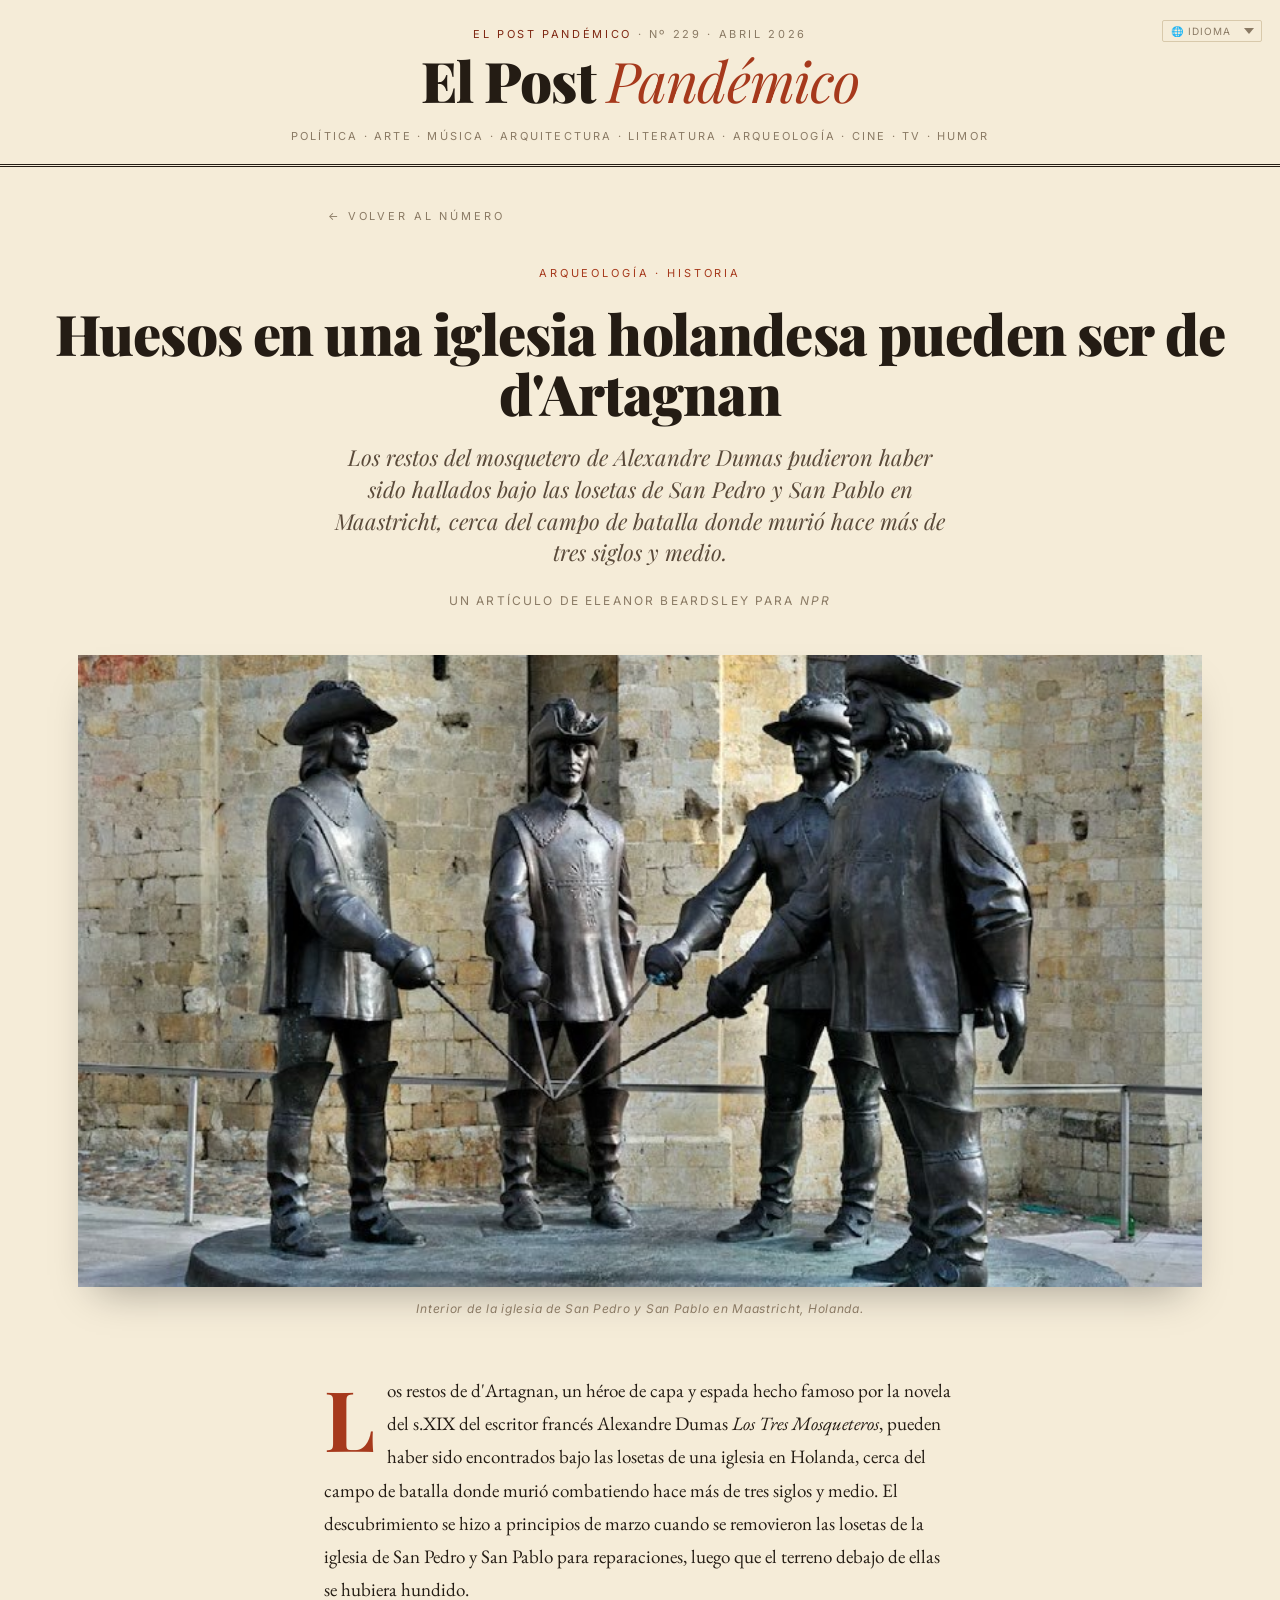
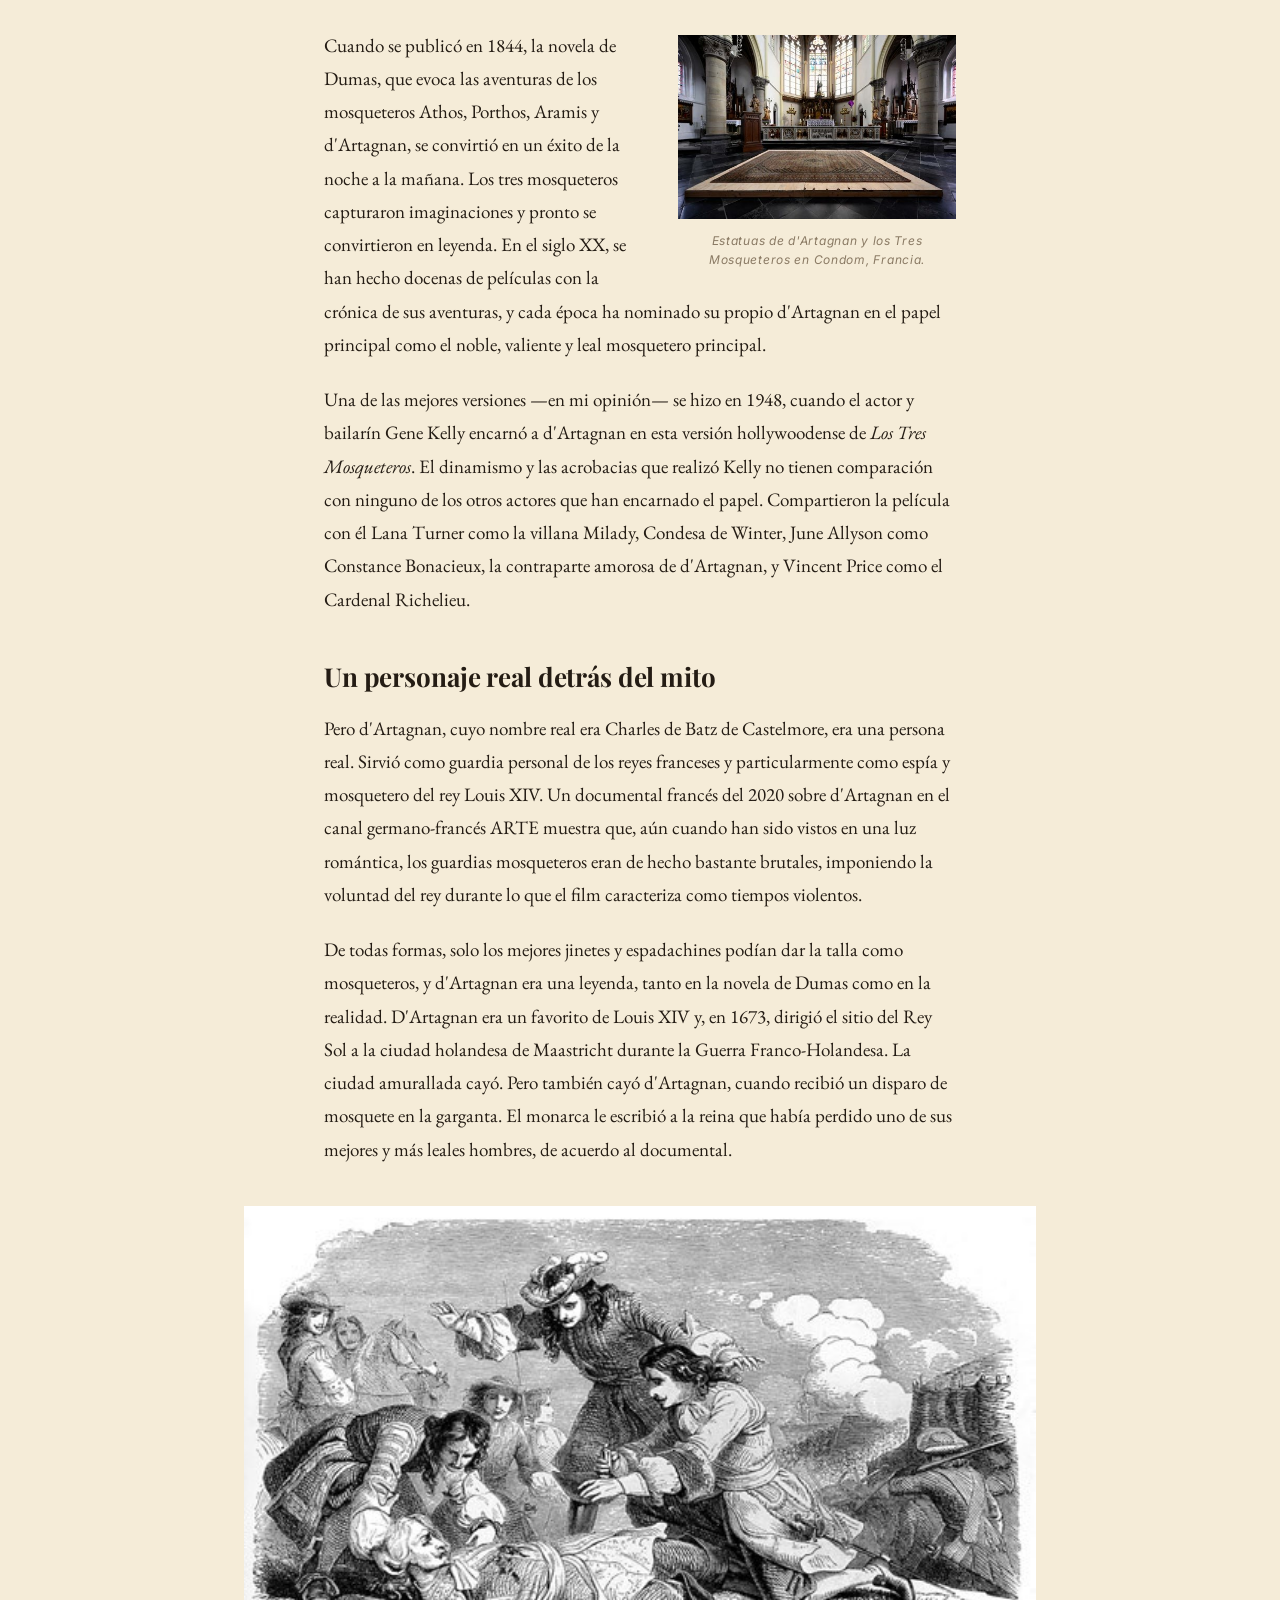
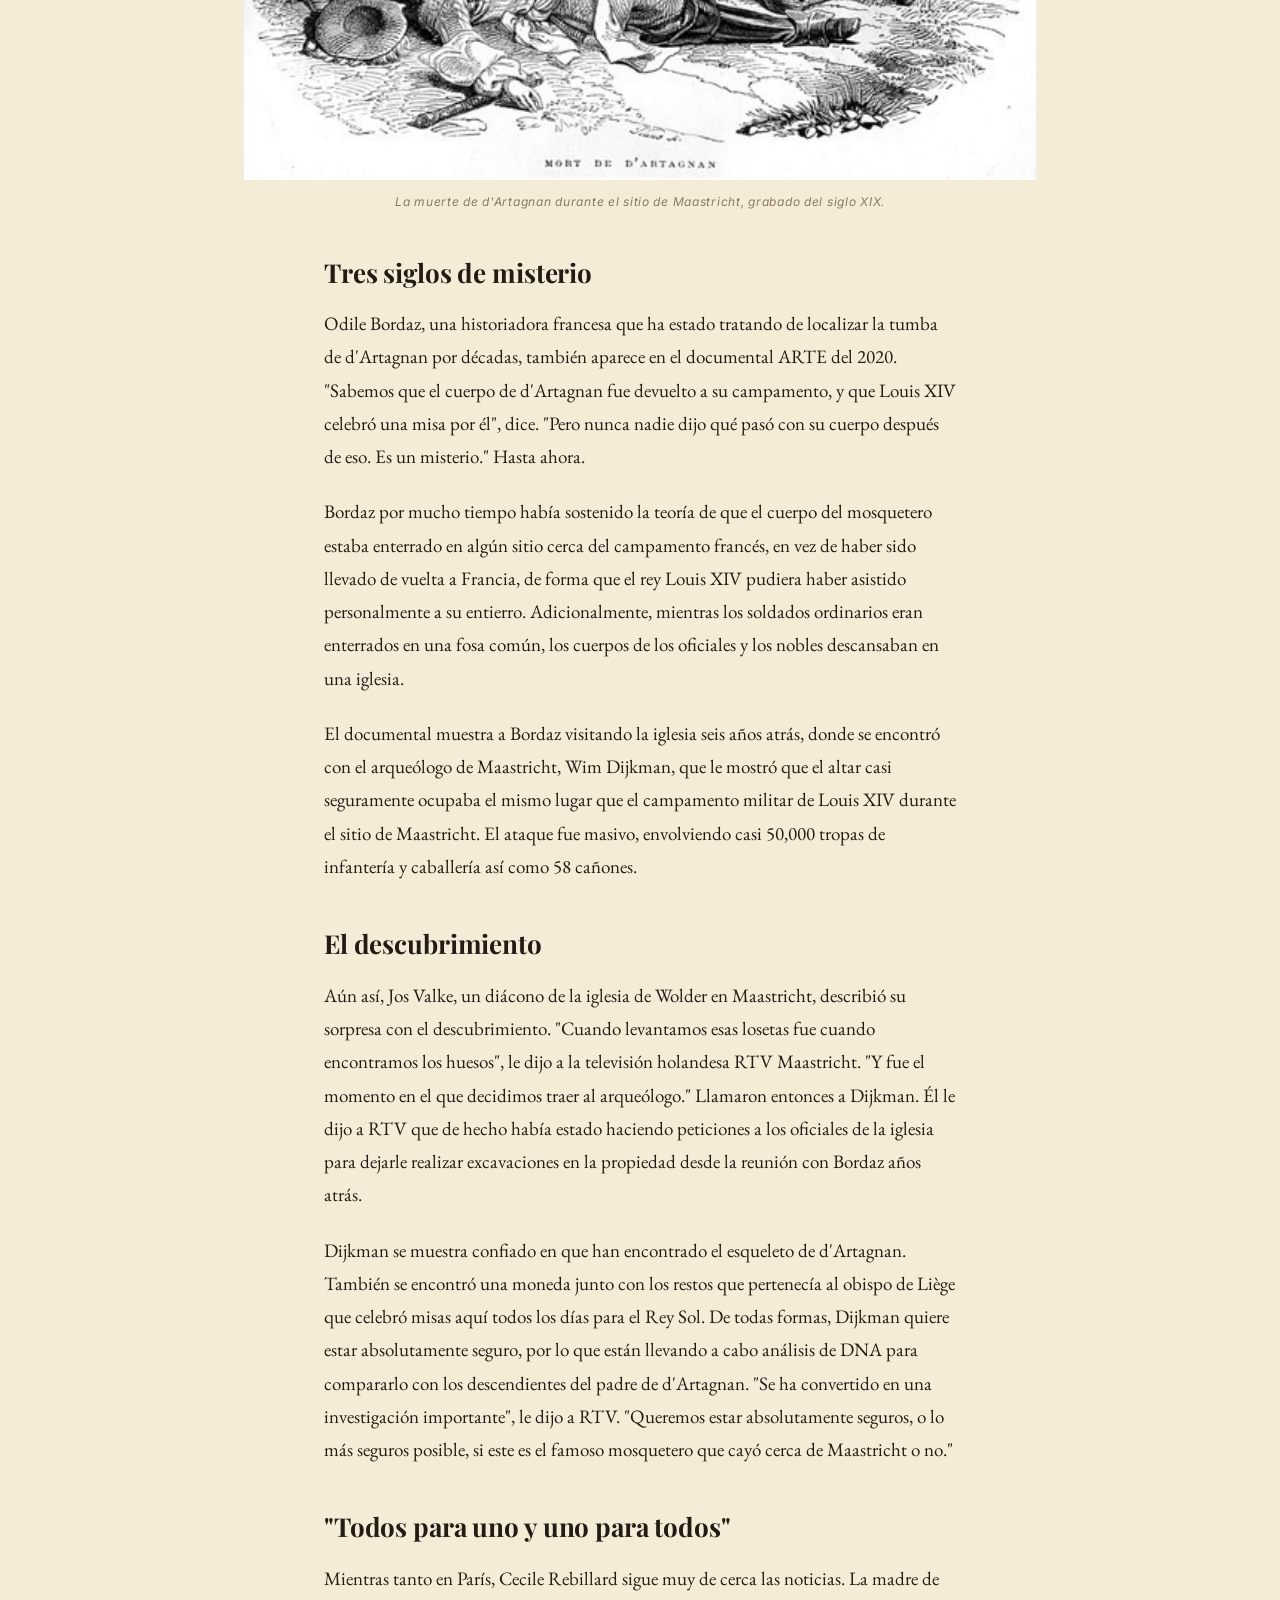
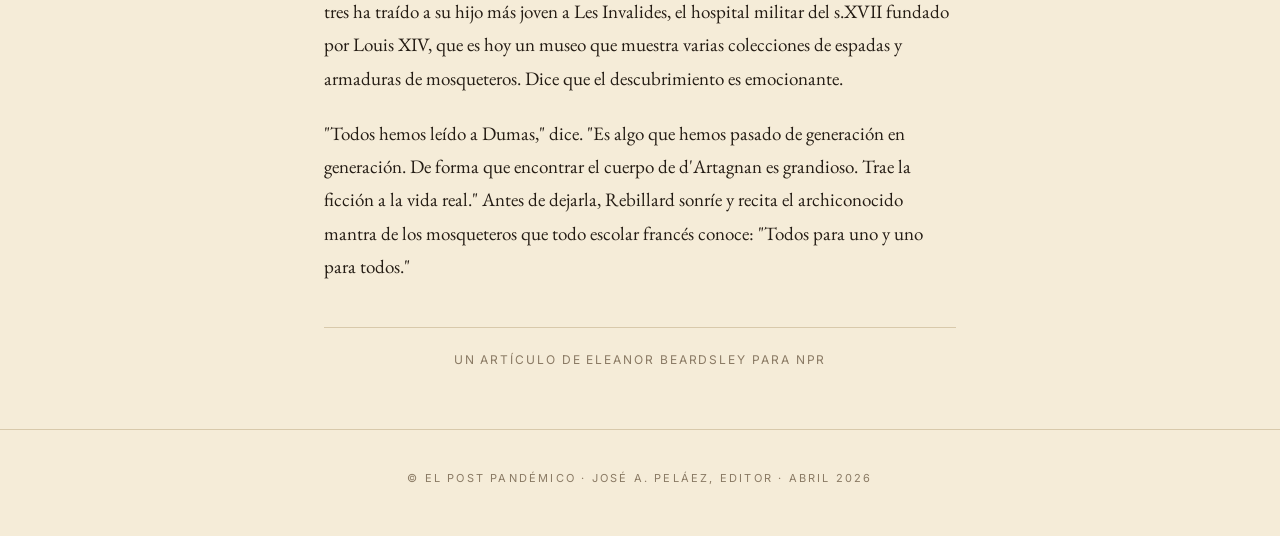
<file: articles/dartagnan.html>
<!DOCTYPE html>
<html lang="es" translate="no">
<head>
  <meta charset="UTF-8" />
  <meta name="viewport" content="width=device-width, initial-scale=1.0" />
  <title>Huesos en una iglesia holandesa pueden ser de d'Artagnan · El Post Pandémico</title>
  <link rel="preconnect" href="https://fonts.googleapis.com" />
  <link rel="preconnect" href="https://fonts.gstatic.com" crossorigin />
  <link rel="stylesheet" href="https://fonts.googleapis.com/css2?family=Playfair+Display:ital,wght@0,400;0,700;0,900;1,400;1,700&family=EB+Garamond:ital,wght@0,400;0,500;0,600;1,400;1,500&family=Inter:wght@400;500;600&display=swap" />
  <link rel="stylesheet" href="../style.css" />
</head>
<body class="article-page">

  <header class="masthead">
    <div class="eyebrow"><a href="../index.html">El Post Pandémico</a> · Nº 229 · Abril 2026</div>
    <h1><a href="../index.html" style="color:inherit;text-decoration:none;">El Post <span class="amp">Pandémico</span></a></h1>
    <div class="tagline">Política · Arte · Música · Arquitectura · Literatura · Arqueología · Cine · TV · Humor</div>
    <div class="translate-wrap">
      <select class="translate-select" onchange="doTranslate(this.value)">
        <option value="">🌐 Idioma</option>
        <option value="es">Español</option>
        <option value="en">English</option>
        <option value="fr">Français</option>
        <option value="de">Deutsch</option>
        <option value="it">Italiano</option>
        <option value="pt">Português</option>
        <option value="ja">日本語</option>
        <option value="zh-CN">中文</option>
        <option value="ar">العربية</option>
        <option value="ru">Русский</option>
      </select>
    </div>
    <div id="google_translate_element"></div>
  </header>
  <script type="text/javascript">
    function googleTranslateElementInit() {
      new google.translate.TranslateElement({ pageLanguage: 'es', autoDisplay: false }, 'google_translate_element');
    }
    function doTranslate(lang) {
      if (!lang) return;
      if (lang === 'es') {
        document.cookie = 'googtrans=; expires=Thu, 01 Jan 1970 00:00:00 UTC; path=/;';
        document.cookie = 'googtrans=; expires=Thu, 01 Jan 1970 00:00:00 UTC; path=/; domain=.' + location.hostname;
        window.location.reload();
        return;
      }
      var sel = document.querySelector('.goog-te-combo');
      if (sel) {
        sel.style.display = 'block';
        sel.value = lang;
        sel.dispatchEvent(new Event('change'));
        setTimeout(function(){ sel.style.display = 'none'; }, 500);
      }
    }
  </script>
  <script type="text/javascript" src="//translate.google.com/translate_a/element.js?cb=googleTranslateElementInit"></script>

  <div class="container container--narrow" style="padding-top: 32px; padding-bottom: 0;">
    <a class="back-link" href="../index.html">← Volver al número</a>
  </div>

  <article>

    <header class="article-header">
      <div class="section">Arqueología · Historia</div>
      <h1>Huesos en una iglesia holandesa pueden ser de d'Artagnan</h1>
      <p class="dek">Los restos del mosquetero de Alexandre Dumas pudieron haber sido hallados bajo las losetas de San Pedro y San Pablo en Maastricht, cerca del campo de batalla donde murió hace más de tres siglos y medio.</p>
      <div class="byline">Un artículo de Eleanor Beardsley para <em>NPR</em></div>
    </header>

    <figure class="hero-image">
      <img src="../img/dartagnan-church.jpg" alt="Interior de la iglesia de San Pedro y San Pablo en Maastricht" />
      <figcaption>Interior de la iglesia de San Pedro y San Pablo en Maastricht, Holanda.</figcaption>
    </figure>

    <div class="article-body">

      <p>Los restos de d'Artagnan, un héroe de capa y espada hecho famoso por la novela del s.XIX del escritor francés Alexandre Dumas <em>Los Tres Mosqueteros</em>, pueden haber sido encontrados bajo las losetas de una iglesia en Holanda, cerca del campo de batalla donde murió combatiendo hace más de tres siglos y medio. El descubrimiento se hizo a principios de marzo cuando se removieron las losetas de la iglesia de San Pedro y San Pablo para reparaciones, luego que el terreno debajo de ellas se hubiera hundido.</p>

      <figure class="inline-right">
        <img src="../img/dartagnan-statues.jpg" alt="Estatuas de d'Artagnan y los Tres Mosqueteros en Condom, Francia" />
        <figcaption>Estatuas de d'Artagnan y los Tres Mosqueteros en Condom, Francia.</figcaption>
      </figure>

      <p>Cuando se publicó en 1844, la novela de Dumas, que evoca las aventuras de los mosqueteros Athos, Porthos, Aramis y d'Artagnan, se convirtió en un éxito de la noche a la mañana. Los tres mosqueteros capturaron imaginaciones y pronto se convirtieron en leyenda. En el siglo XX, se han hecho docenas de películas con la crónica de sus aventuras, y cada época ha nominado su propio d'Artagnan en el papel principal como el noble, valiente y leal mosquetero principal.</p>

      <p>Una de las mejores versiones —en mi opinión— se hizo en 1948, cuando el actor y bailarín Gene Kelly encarnó a d'Artagnan en esta versión hollywoodense de <em>Los Tres Mosqueteros</em>. El dinamismo y las acrobacias que realizó Kelly no tienen comparación con ninguno de los otros actores que han encarnado el papel. Compartieron la película con él Lana Turner como la villana Milady, Condesa de Winter, June Allyson como Constance Bonacieux, la contraparte amorosa de d'Artagnan, y Vincent Price como el Cardenal Richelieu.</p>

      <h2>Un personaje real detrás del mito</h2>

      <p>Pero d'Artagnan, cuyo nombre real era Charles de Batz de Castelmore, era una persona real. Sirvió como guardia personal de los reyes franceses y particularmente como espía y mosquetero del rey Louis XIV. Un documental francés del 2020 sobre d'Artagnan en el canal germano-francés ARTE muestra que, aún cuando han sido vistos en una luz romántica, los guardias mosqueteros eran de hecho bastante brutales, imponiendo la voluntad del rey durante lo que el film caracteriza como tiempos violentos.</p>

      <p>De todas formas, solo los mejores jinetes y espadachines podían dar la talla como mosqueteros, y d'Artagnan era una leyenda, tanto en la novela de Dumas como en la realidad. D'Artagnan era un favorito de Louis XIV y, en 1673, dirigió el sitio del Rey Sol a la ciudad holandesa de Maastricht durante la Guerra Franco-Holandesa. La ciudad amurallada cayó. Pero también cayó d'Artagnan, cuando recibió un disparo de mosquete en la garganta. El monarca le escribió a la reina que había perdido uno de sus mejores y más leales hombres, de acuerdo al documental.</p>

      <figure>
        <img src="../img/dartagnan-engraving.jpg" alt="La muerte de d'Artagnan durante el sitio de Maastricht, grabado del s.XIX" />
        <figcaption>La muerte de d'Artagnan durante el sitio de Maastricht, grabado del siglo XIX.</figcaption>
      </figure>

      <h2>Tres siglos de misterio</h2>

      <p>Odile Bordaz, una historiadora francesa que ha estado tratando de localizar la tumba de d'Artagnan por décadas, también aparece en el documental ARTE del 2020. "Sabemos que el cuerpo de d'Artagnan fue devuelto a su campamento, y que Louis XIV celebró una misa por él", dice. "Pero nunca nadie dijo qué pasó con su cuerpo después de eso. Es un misterio." Hasta ahora.</p>

      <p>Bordaz por mucho tiempo había sostenido la teoría de que el cuerpo del mosquetero estaba enterrado en algún sitio cerca del campamento francés, en vez de haber sido llevado de vuelta a Francia, de forma que el rey Louis XIV pudiera haber asistido personalmente a su entierro. Adicionalmente, mientras los soldados ordinarios eran enterrados en una fosa común, los cuerpos de los oficiales y los nobles descansaban en una iglesia.</p>

      <p>El documental muestra a Bordaz visitando la iglesia seis años atrás, donde se encontró con el arqueólogo de Maastricht, Wim Dijkman, que le mostró que el altar casi seguramente ocupaba el mismo lugar que el campamento militar de Louis XIV durante el sitio de Maastricht. El ataque fue masivo, envolviendo casi 50,000 tropas de infantería y caballería así como 58 cañones.</p>

      <h2>El descubrimiento</h2>

      <p>Aún así, Jos Valke, un diácono de la iglesia de Wolder en Maastricht, describió su sorpresa con el descubrimiento. "Cuando levantamos esas losetas fue cuando encontramos los huesos", le dijo a la televisión holandesa RTV Maastricht. "Y fue el momento en el que decidimos traer al arqueólogo." Llamaron entonces a Dijkman. Él le dijo a RTV que de hecho había estado haciendo peticiones a los oficiales de la iglesia para dejarle realizar excavaciones en la propiedad desde la reunión con Bordaz años atrás.</p>

      <p>Dijkman se muestra confiado en que han encontrado el esqueleto de d'Artagnan. También se encontró una moneda junto con los restos que pertenecía al obispo de Liège que celebró misas aquí todos los días para el Rey Sol. De todas formas, Dijkman quiere estar absolutamente seguro, por lo que están llevando a cabo análisis de DNA para compararlo con los descendientes del padre de d'Artagnan. "Se ha convertido en una investigación importante", le dijo a RTV. "Queremos estar absolutamente seguros, o lo más seguros posible, si este es el famoso mosquetero que cayó cerca de Maastricht o no."</p>

      <h2>"Todos para uno y uno para todos"</h2>

      <p>Mientras tanto en París, Cecile Rebillard sigue muy de cerca las noticias. La madre de tres ha traído a su hijo más joven a Les Invalides, el hospital militar del s.XVII fundado por Louis XIV, que es hoy un museo que muestra varias colecciones de espadas y armaduras de mosqueteros. Dice que el descubrimiento es emocionante.</p>

      <p>"Todos hemos leído a Dumas," dice. "Es algo que hemos pasado de generación en generación. De forma que encontrar el cuerpo de d'Artagnan es grandioso. Trae la ficción a la vida real." Antes de dejarla, Rebillard sonríe y recita el archiconocido mantra de los mosqueteros que todo escolar francés conoce: "Todos para uno y uno para todos."</p>

      <div class="credit">Un artículo de Eleanor Beardsley para NPR</div>

    </div>
  </article>

  <footer>
    © El Post Pandémico · José A. Peláez, editor · Abril 2026
  </footer>

</body>
</html>
</file>
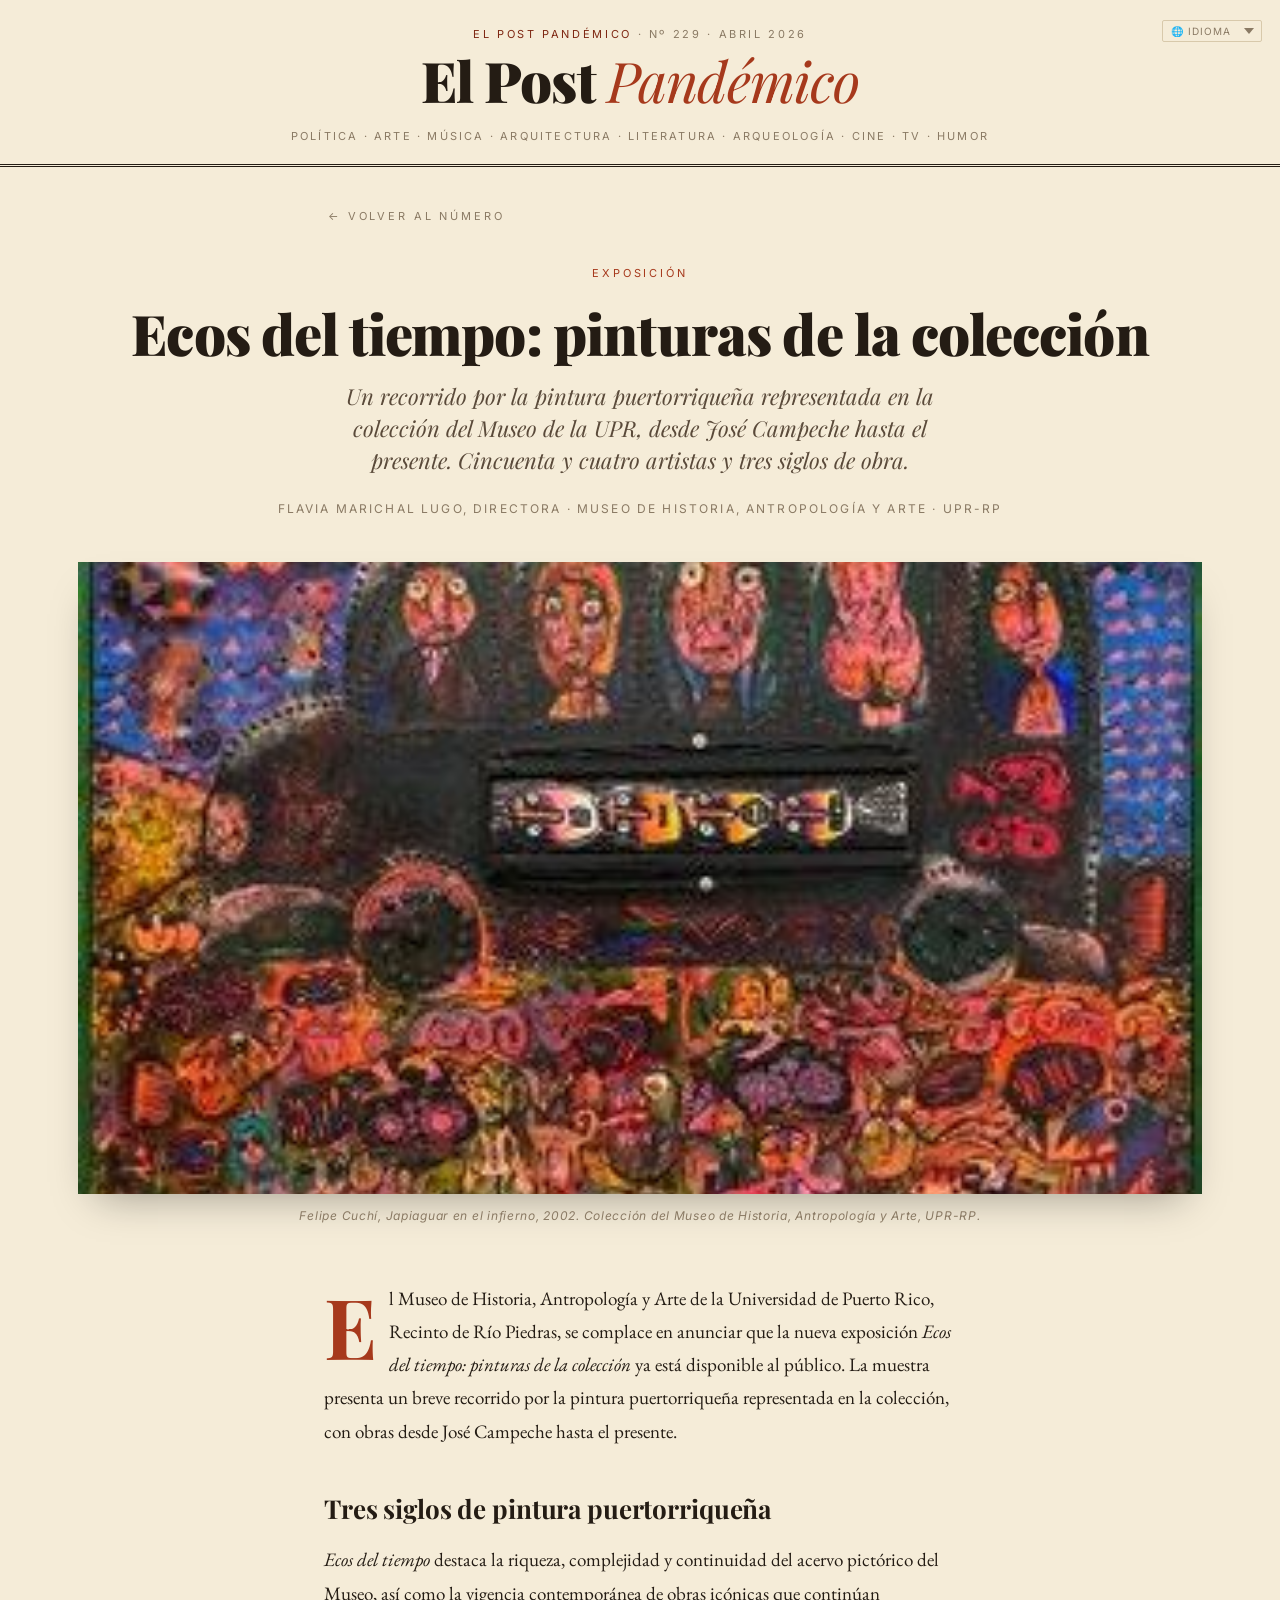
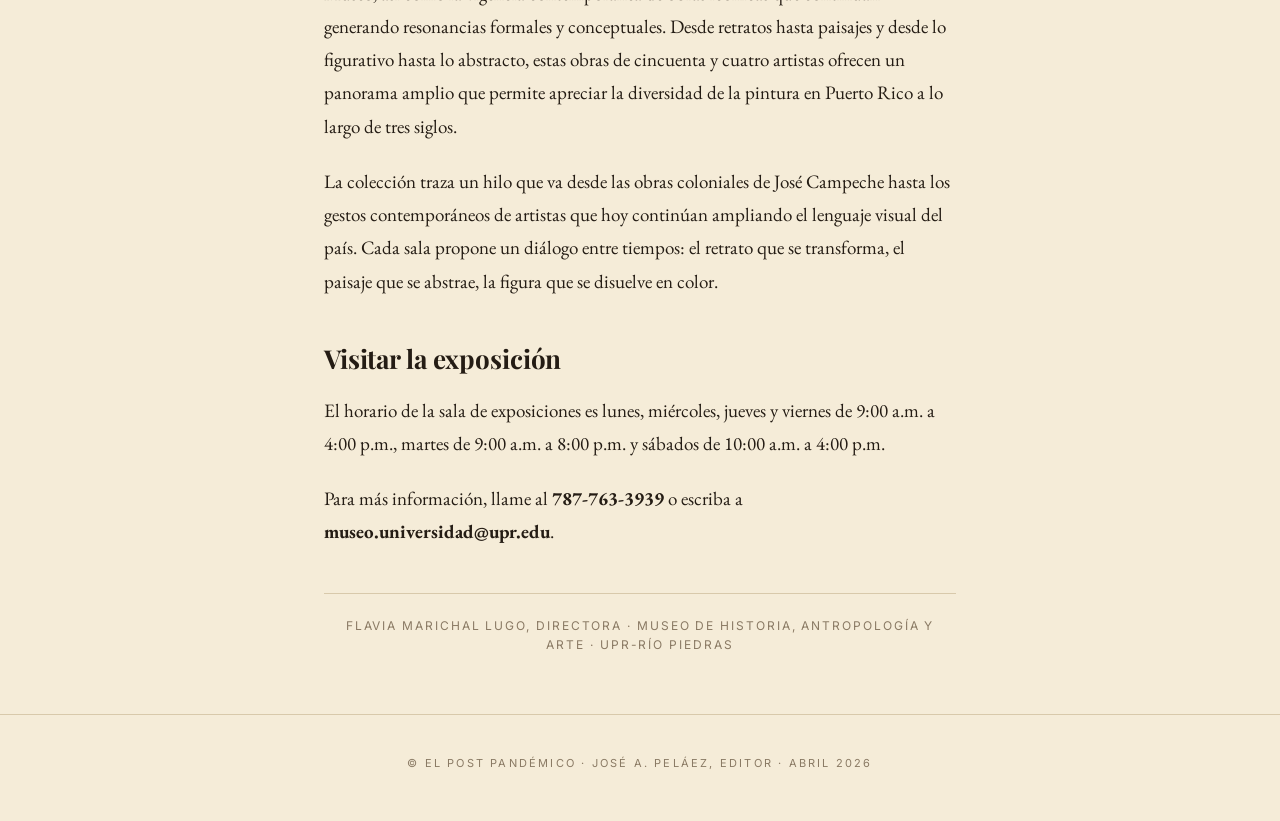
<file: articles/ecos-del-tiempo.html>
<!DOCTYPE html>
<html lang="es" translate="no">
<head>
  <meta charset="UTF-8" />
  <meta name="viewport" content="width=device-width, initial-scale=1.0" />
  <title>Ecos del tiempo: pinturas de la colección · El Post Pandémico</title>
  <link rel="preconnect" href="https://fonts.googleapis.com" />
  <link rel="preconnect" href="https://fonts.gstatic.com" crossorigin />
  <link rel="stylesheet" href="https://fonts.googleapis.com/css2?family=Playfair+Display:ital,wght@0,400;0,700;0,900;1,400;1,700&family=EB+Garamond:ital,wght@0,400;0,500;0,600;1,400;1,500&family=Inter:wght@400;500;600&display=swap" />
  <link rel="stylesheet" href="../style.css" />
</head>
<body class="article-page">

  <header class="masthead">
    <div class="eyebrow"><a href="../index.html">El Post Pandémico</a> · Nº 229 · Abril 2026</div>
    <h1><a href="../index.html" style="color:inherit;text-decoration:none;">El Post <span class="amp">Pandémico</span></a></h1>
    <div class="tagline">Política · Arte · Música · Arquitectura · Literatura · Arqueología · Cine · TV · Humor</div>
    <div class="translate-wrap">
      <select class="translate-select" onchange="doTranslate(this.value)">
        <option value="">🌐 Idioma</option>
        <option value="es">Español</option>
        <option value="en">English</option>
        <option value="fr">Français</option>
        <option value="de">Deutsch</option>
        <option value="it">Italiano</option>
        <option value="pt">Português</option>
        <option value="ja">日本語</option>
        <option value="zh-CN">中文</option>
        <option value="ar">العربية</option>
        <option value="ru">Русский</option>
      </select>
    </div>
    <div id="google_translate_element"></div>
  </header>
  <script type="text/javascript">
    function googleTranslateElementInit() {
      new google.translate.TranslateElement({ pageLanguage: 'es', autoDisplay: false }, 'google_translate_element');
    }
    function doTranslate(lang) {
      if (!lang) return;
      if (lang === 'es') {
        document.cookie = 'googtrans=; expires=Thu, 01 Jan 1970 00:00:00 UTC; path=/;';
        document.cookie = 'googtrans=; expires=Thu, 01 Jan 1970 00:00:00 UTC; path=/; domain=.' + location.hostname;
        window.location.reload();
        return;
      }
      var sel = document.querySelector('.goog-te-combo');
      if (sel) {
        sel.style.display = 'block';
        sel.value = lang;
        sel.dispatchEvent(new Event('change'));
        setTimeout(function(){ sel.style.display = 'none'; }, 500);
      }
    }
  </script>
  <script type="text/javascript" src="//translate.google.com/translate_a/element.js?cb=googleTranslateElementInit"></script>

  <div class="container container--narrow" style="padding-top: 32px; padding-bottom: 0;">
    <a class="back-link" href="../index.html">← Volver al número</a>
  </div>

  <article>

    <header class="article-header">
      <div class="section">Exposición</div>
      <h1>Ecos del tiempo: pinturas de la colección</h1>
      <p class="dek">Un recorrido por la pintura puertorriqueña representada en la colección del Museo de la UPR, desde José Campeche hasta el presente. Cincuenta y cuatro artistas y tres siglos de obra.</p>
      <div class="byline">Flavia Marichal Lugo, directora · Museo de Historia, Antropología y Arte · UPR-RP</div>
    </header>

    <figure class="hero-image">
      <img src="../img/ecos-painting.jpg" alt="Felipe Cuchí, Japiaguar en el infierno, 2002" />
      <figcaption>Felipe Cuchí, <em>Japiaguar en el infierno</em>, 2002. Colección del Museo de Historia, Antropología y Arte, UPR-RP.</figcaption>
    </figure>

    <div class="article-body">

      <p>El Museo de Historia, Antropología y Arte de la Universidad de Puerto Rico, Recinto de Río Piedras, se complace en anunciar que la nueva exposición <em>Ecos del tiempo: pinturas de la colección</em> ya está disponible al público. La muestra presenta un breve recorrido por la pintura puertorriqueña representada en la colección, con obras desde José Campeche hasta el presente.</p>

      <h2>Tres siglos de pintura puertorriqueña</h2>

      <p><em>Ecos del tiempo</em> destaca la riqueza, complejidad y continuidad del acervo pictórico del Museo, así como la vigencia contemporánea de obras icónicas que continúan generando resonancias formales y conceptuales. Desde retratos hasta paisajes y desde lo figurativo hasta lo abstracto, estas obras de cincuenta y cuatro artistas ofrecen un panorama amplio que permite apreciar la diversidad de la pintura en Puerto Rico a lo largo de tres siglos.</p>

      <p>La colección traza un hilo que va desde las obras coloniales de José Campeche hasta los gestos contemporáneos de artistas que hoy continúan ampliando el lenguaje visual del país. Cada sala propone un diálogo entre tiempos: el retrato que se transforma, el paisaje que se abstrae, la figura que se disuelve en color.</p>

      <h2>Visitar la exposición</h2>

      <p>El horario de la sala de exposiciones es lunes, miércoles, jueves y viernes de 9:00 a.m. a 4:00 p.m., martes de 9:00 a.m. a 8:00 p.m. y sábados de 10:00 a.m. a 4:00 p.m.</p>

      <p>Para más información, llame al <strong>787-763-3939</strong> o escriba a <strong>museo.universidad@upr.edu</strong>.</p>

      <div class="credit">Flavia Marichal Lugo, directora · Museo de Historia, Antropología y Arte · UPR-Río Piedras</div>

    </div>
  </article>

  <footer>
    © El Post Pandémico · José A. Peláez, editor · Abril 2026
  </footer>

</body>
</html>
</file>
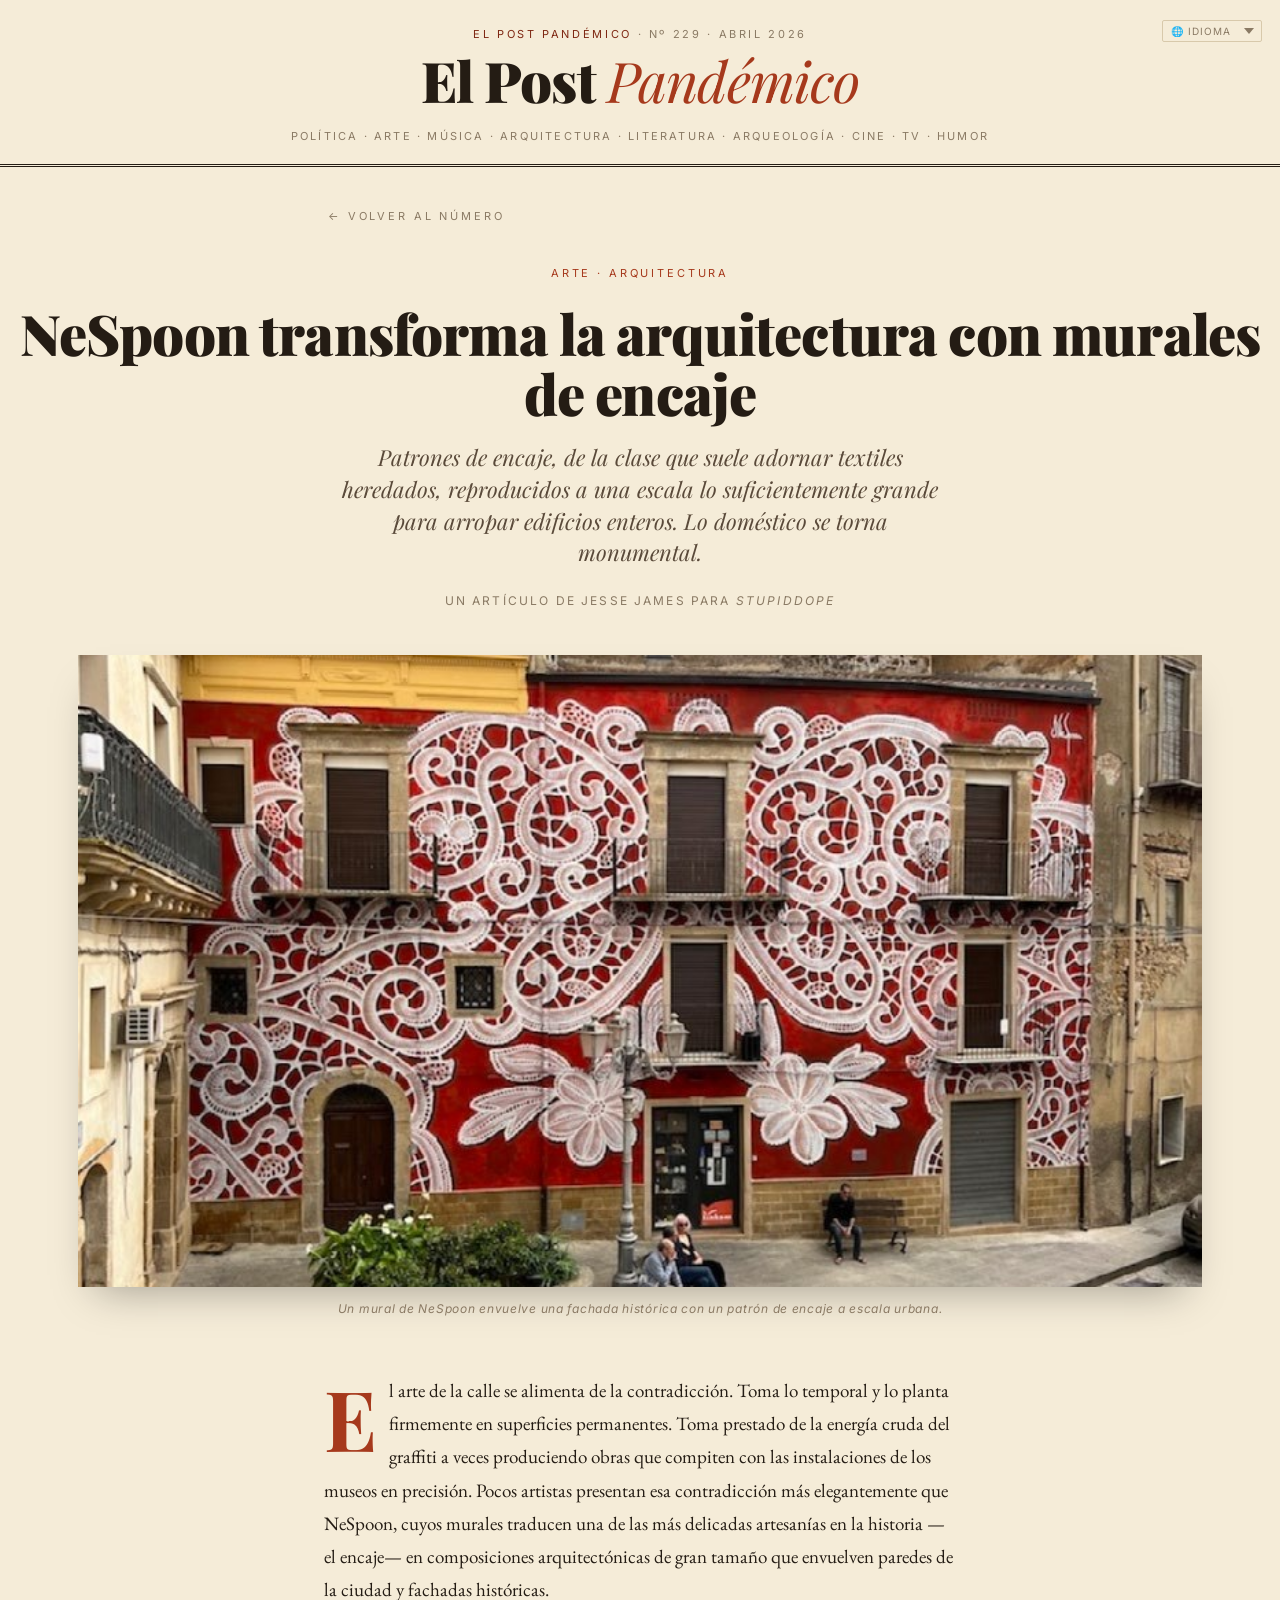
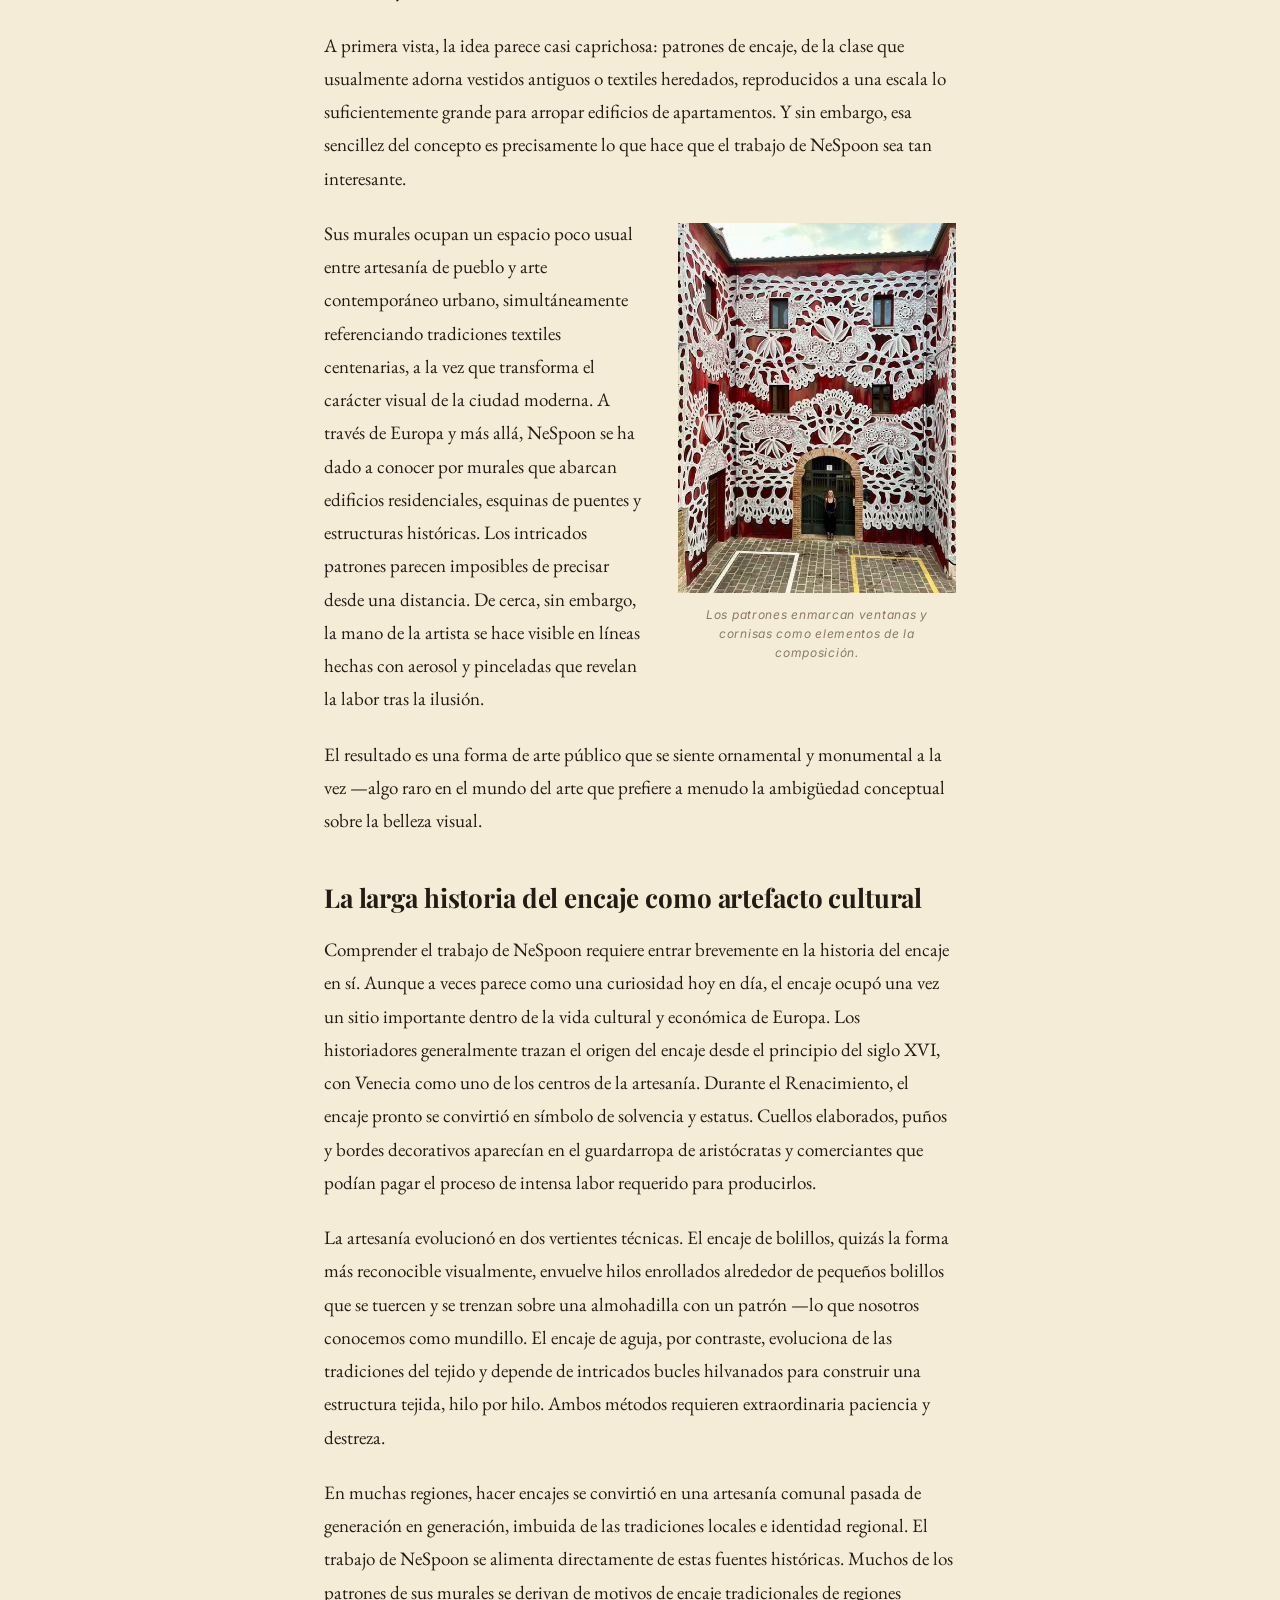
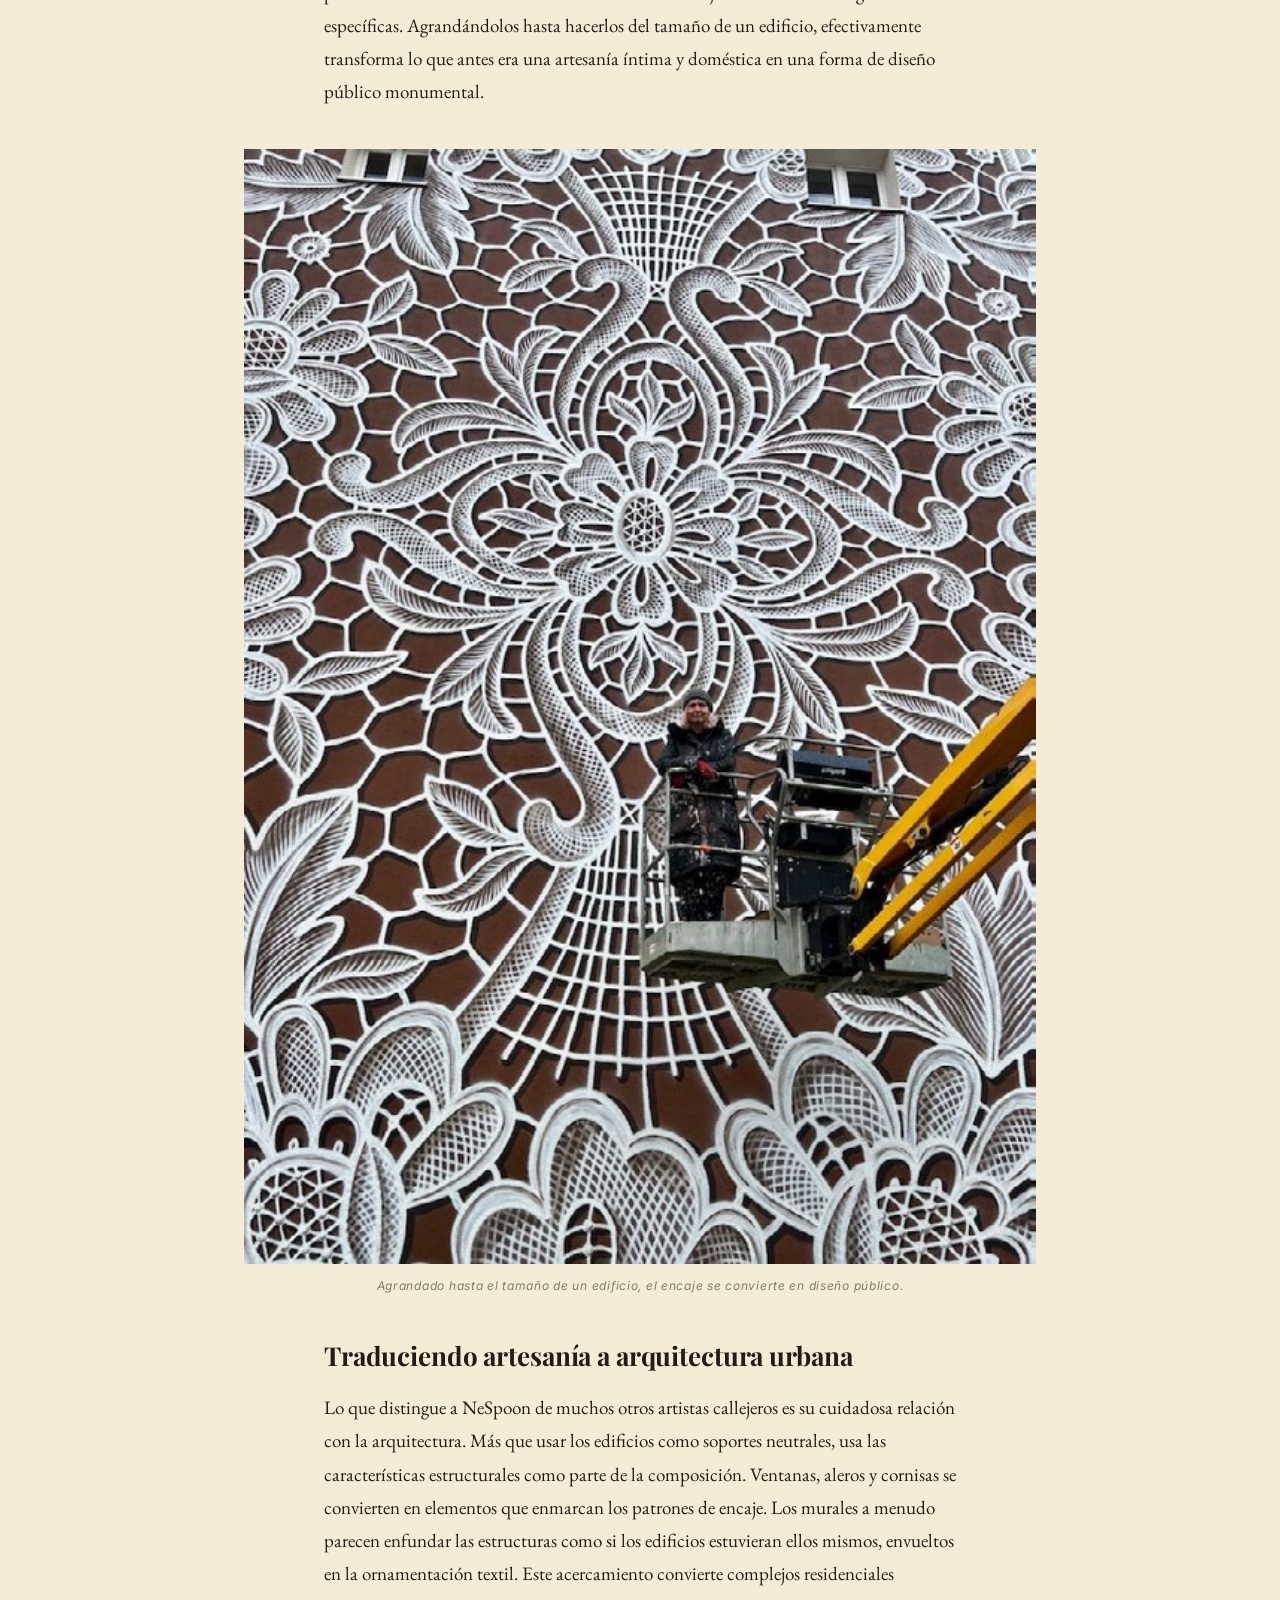
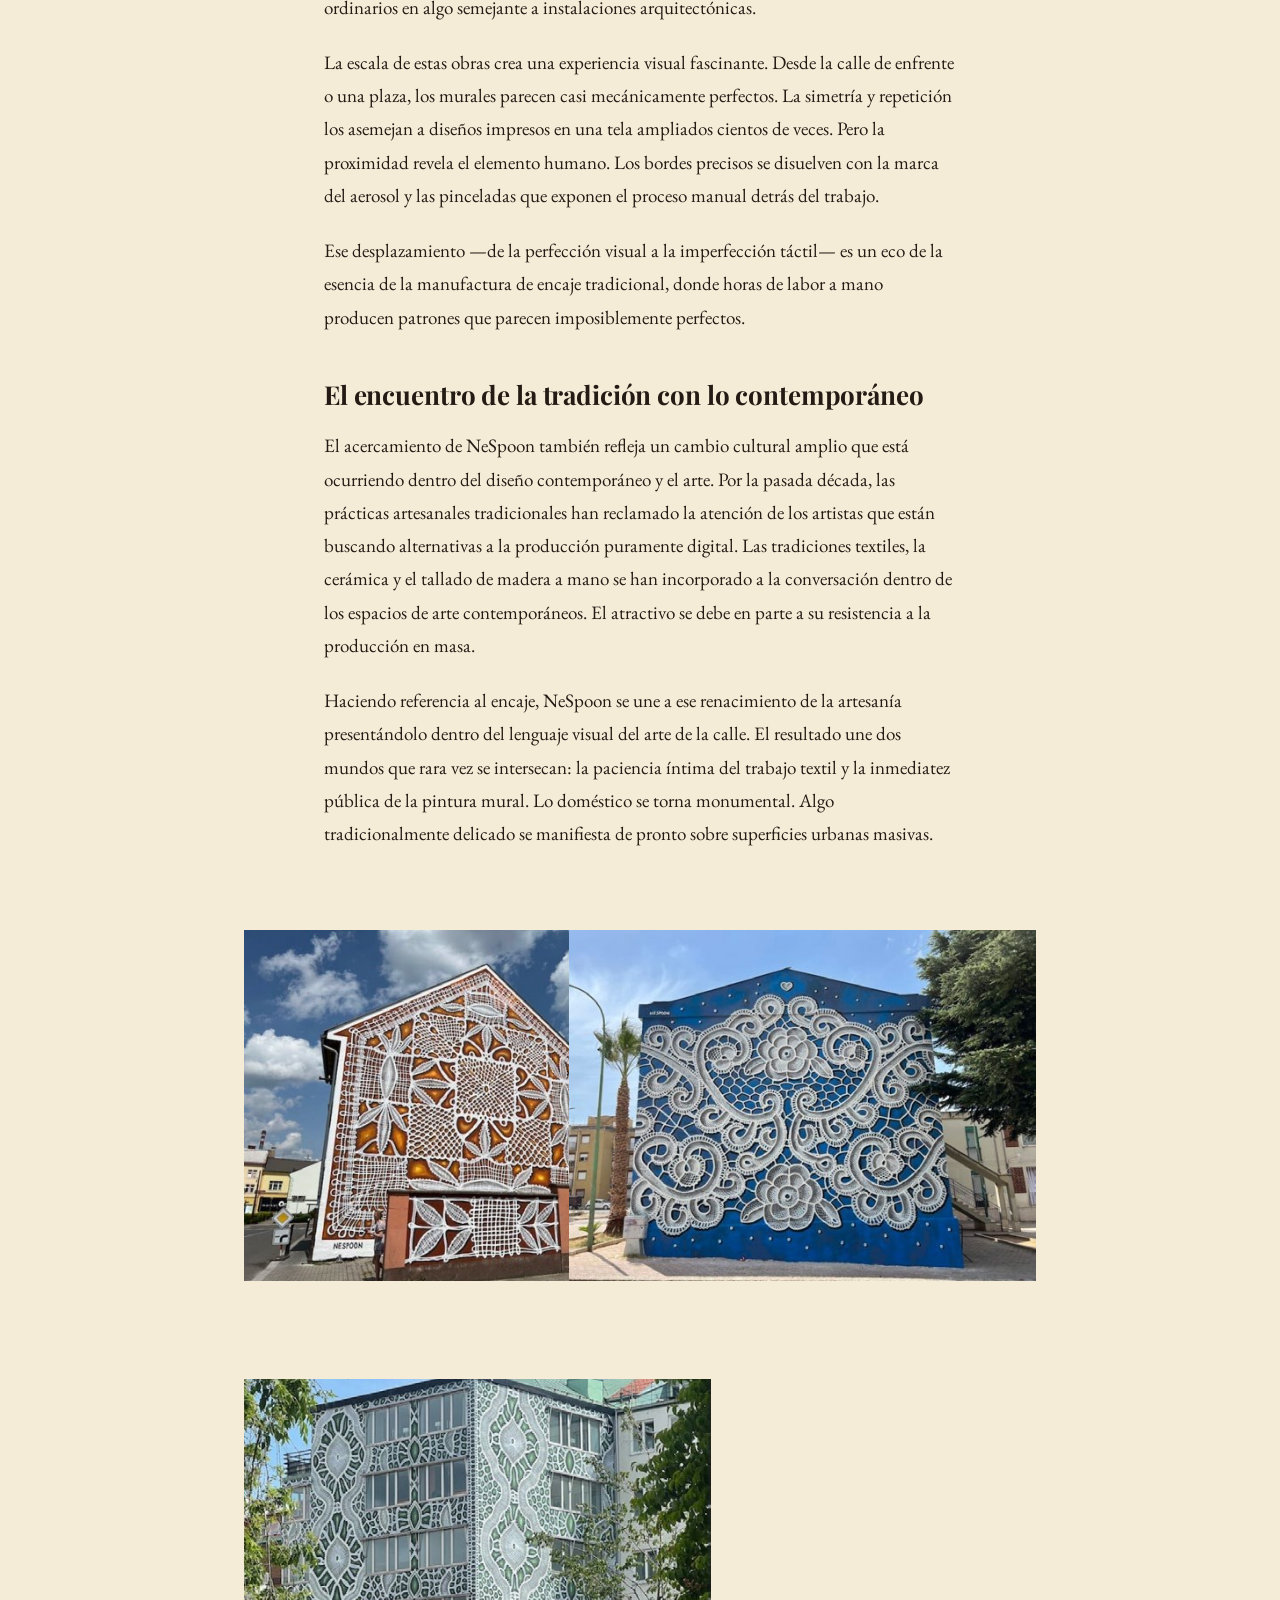
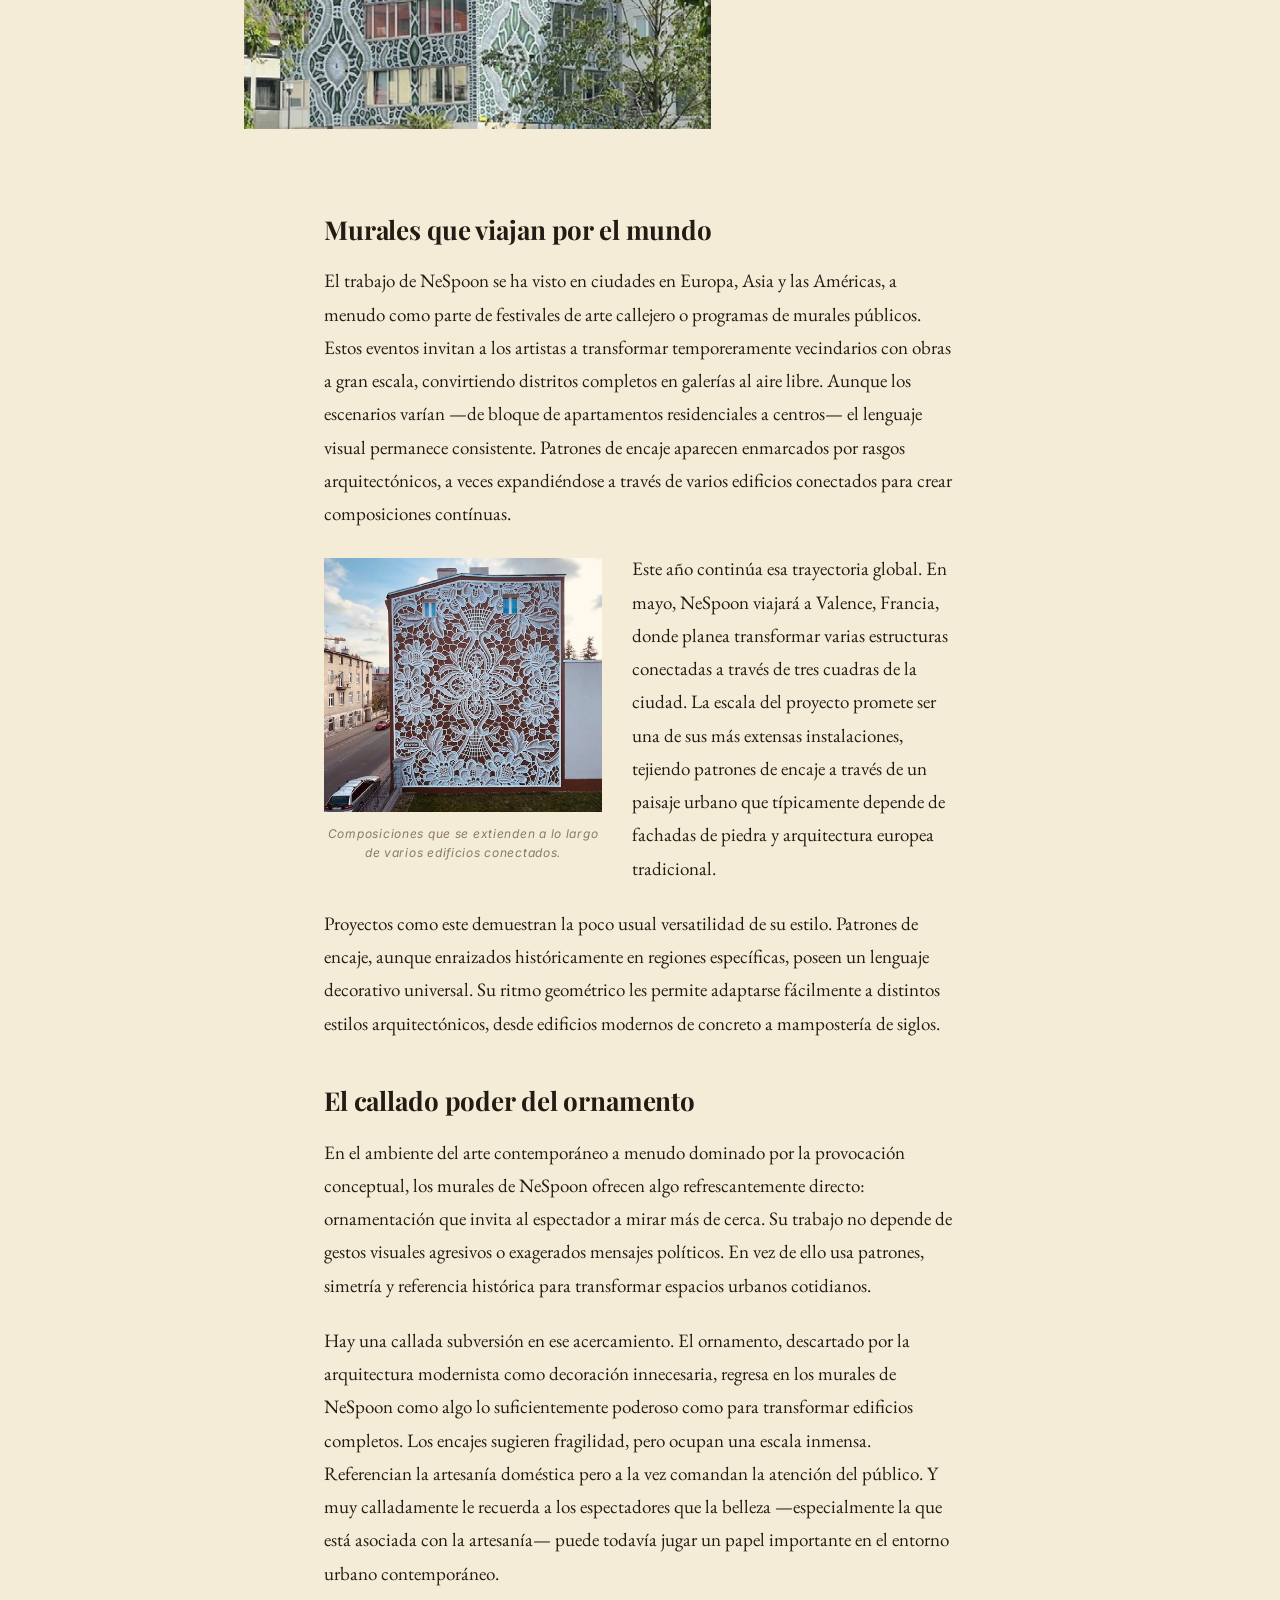
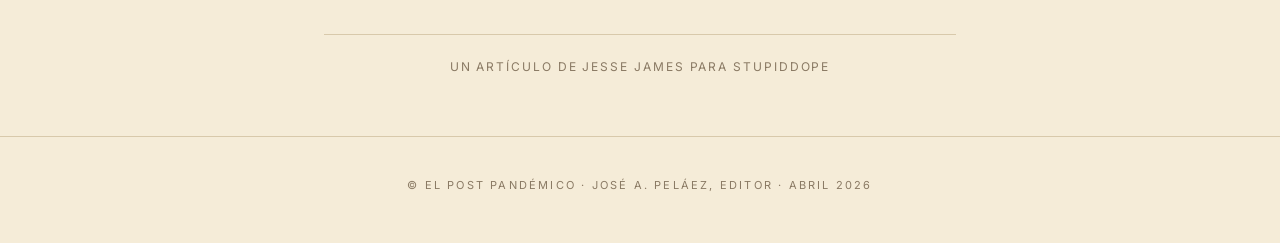
<file: articles/nespoon.html>
<!DOCTYPE html>
<html lang="es" translate="no">
<head>
  <meta charset="UTF-8" />
  <meta name="viewport" content="width=device-width, initial-scale=1.0" />
  <title>NeSpoon transforma la arquitectura con murales de encaje · El Post Pandémico</title>
  <link rel="preconnect" href="https://fonts.googleapis.com" />
  <link rel="preconnect" href="https://fonts.gstatic.com" crossorigin />
  <link rel="stylesheet" href="https://fonts.googleapis.com/css2?family=Playfair+Display:ital,wght@0,400;0,700;0,900;1,400;1,700&family=EB+Garamond:ital,wght@0,400;0,500;0,600;1,400;1,500&family=Inter:wght@400;500;600&display=swap" />
  <link rel="stylesheet" href="../style.css" />
</head>
<body class="article-page">

  <header class="masthead">
    <div class="eyebrow"><a href="../index.html">El Post Pandémico</a> · Nº 229 · Abril 2026</div>
    <h1><a href="../index.html" style="color:inherit;text-decoration:none;">El Post <span class="amp">Pandémico</span></a></h1>
    <div class="tagline">Política · Arte · Música · Arquitectura · Literatura · Arqueología · Cine · TV · Humor</div>
    <div class="translate-wrap">
      <select class="translate-select" onchange="doTranslate(this.value)">
        <option value="">🌐 Idioma</option>
        <option value="es">Español</option>
        <option value="en">English</option>
        <option value="fr">Français</option>
        <option value="de">Deutsch</option>
        <option value="it">Italiano</option>
        <option value="pt">Português</option>
        <option value="ja">日本語</option>
        <option value="zh-CN">中文</option>
        <option value="ar">العربية</option>
        <option value="ru">Русский</option>
      </select>
    </div>
    <div id="google_translate_element"></div>
  </header>
  <script type="text/javascript">
    function googleTranslateElementInit() {
      new google.translate.TranslateElement({ pageLanguage: 'es', autoDisplay: false }, 'google_translate_element');
    }
    function doTranslate(lang) {
      if (!lang) return;
      if (lang === 'es') {
        document.cookie = 'googtrans=; expires=Thu, 01 Jan 1970 00:00:00 UTC; path=/;';
        document.cookie = 'googtrans=; expires=Thu, 01 Jan 1970 00:00:00 UTC; path=/; domain=.' + location.hostname;
        window.location.reload();
        return;
      }
      var sel = document.querySelector('.goog-te-combo');
      if (sel) {
        sel.style.display = 'block';
        sel.value = lang;
        sel.dispatchEvent(new Event('change'));
        setTimeout(function(){ sel.style.display = 'none'; }, 500);
      }
    }
  </script>
  <script type="text/javascript" src="//translate.google.com/translate_a/element.js?cb=googleTranslateElementInit"></script>

  <div class="container container--narrow" style="padding-top: 32px; padding-bottom: 0;">
    <a class="back-link" href="../index.html">← Volver al número</a>
  </div>

  <article>

    <header class="article-header">
      <div class="section">Arte · Arquitectura</div>
      <h1>NeSpoon transforma la arquitectura con murales de encaje</h1>
      <p class="dek">Patrones de encaje, de la clase que suele adornar textiles heredados, reproducidos a una escala lo suficientemente grande para arropar edificios enteros. Lo doméstico se torna monumental.</p>
      <div class="byline">Un artículo de Jesse James para <em>STUPIDDOPE</em></div>
    </header>

    <figure class="hero-image">
      <img src="../img/nespoon-hero.jpg" alt="Mural de encaje blanco sobre fachada roja por NeSpoon" />
      <figcaption>Un mural de NeSpoon envuelve una fachada histórica con un patrón de encaje a escala urbana.</figcaption>
    </figure>

    <div class="article-body">

      <p>El arte de la calle se alimenta de la contradicción. Toma lo temporal y lo planta firmemente en superficies permanentes. Toma prestado de la energía cruda del graffiti a veces produciendo obras que compiten con las instalaciones de los museos en precisión. Pocos artistas presentan esa contradicción más elegantemente que NeSpoon, cuyos murales traducen una de las más delicadas artesanías en la historia —el encaje— en composiciones arquitectónicas de gran tamaño que envuelven paredes de la ciudad y fachadas históricas.</p>

      <p>A primera vista, la idea parece casi caprichosa: patrones de encaje, de la clase que usualmente adorna vestidos antiguos o textiles heredados, reproducidos a una escala lo suficientemente grande para arropar edificios de apartamentos. Y sin embargo, esa sencillez del concepto es precisamente lo que hace que el trabajo de NeSpoon sea tan interesante.</p>

      <figure class="inline-right">
        <img src="../img/nespoon-1.jpg" alt="Mural vertical de encaje sobre edificio de varios pisos" />
        <figcaption>Los patrones enmarcan ventanas y cornisas como elementos de la composición.</figcaption>
      </figure>

      <p>Sus murales ocupan un espacio poco usual entre artesanía de pueblo y arte contemporáneo urbano, simultáneamente referenciando tradiciones textiles centenarias, a la vez que transforma el carácter visual de la ciudad moderna. A través de Europa y más allá, NeSpoon se ha dado a conocer por murales que abarcan edificios residenciales, esquinas de puentes y estructuras históricas. Los intricados patrones parecen imposibles de precisar desde una distancia. De cerca, sin embargo, la mano de la artista se hace visible en líneas hechas con aerosol y pinceladas que revelan la labor tras la ilusión.</p>

      <p>El resultado es una forma de arte público que se siente ornamental y monumental a la vez —algo raro en el mundo del arte que prefiere a menudo la ambigüedad conceptual sobre la belleza visual.</p>

      <h2>La larga historia del encaje como artefacto cultural</h2>

      <p>Comprender el trabajo de NeSpoon requiere entrar brevemente en la historia del encaje en sí. Aunque a veces parece como una curiosidad hoy en día, el encaje ocupó una vez un sitio importante dentro de la vida cultural y económica de Europa. Los historiadores generalmente trazan el origen del encaje desde el principio del siglo XVI, con Venecia como uno de los centros de la artesanía. Durante el Renacimiento, el encaje pronto se convirtió en símbolo de solvencia y estatus. Cuellos elaborados, puños y bordes decorativos aparecían en el guardarropa de aristócratas y comerciantes que podían pagar el proceso de intensa labor requerido para producirlos.</p>

      <p>La artesanía evolucionó en dos vertientes técnicas. El encaje de bolillos, quizás la forma más reconocible visualmente, envuelve hilos enrollados alrededor de pequeños bolillos que se tuercen y se trenzan sobre una almohadilla con un patrón —lo que nosotros conocemos como mundillo. El encaje de aguja, por contraste, evoluciona de las tradiciones del tejido y depende de intricados bucles hilvanados para construir una estructura tejida, hilo por hilo. Ambos métodos requieren extraordinaria paciencia y destreza.</p>

      <p>En muchas regiones, hacer encajes se convirtió en una artesanía comunal pasada de generación en generación, imbuida de las tradiciones locales e identidad regional. El trabajo de NeSpoon se alimenta directamente de estas fuentes históricas. Muchos de los patrones de sus murales se derivan de motivos de encaje tradicionales de regiones específicas. Agrandándolos hasta hacerlos del tamaño de un edificio, efectivamente transforma lo que antes era una artesanía íntima y doméstica en una forma de diseño público monumental.</p>

      <figure>
        <img src="../img/nespoon-4.jpg" alt="Detalle de mural de encaje monumental" />
        <figcaption>Agrandado hasta el tamaño de un edificio, el encaje se convierte en diseño público.</figcaption>
      </figure>

      <h2>Traduciendo artesanía a arquitectura urbana</h2>

      <p>Lo que distingue a NeSpoon de muchos otros artistas callejeros es su cuidadosa relación con la arquitectura. Más que usar los edificios como soportes neutrales, usa las características estructurales como parte de la composición. Ventanas, aleros y cornisas se convierten en elementos que enmarcan los patrones de encaje. Los murales a menudo parecen enfundar las estructuras como si los edificios estuvieran ellos mismos, envueltos en la ornamentación textil. Este acercamiento convierte complejos residenciales ordinarios en algo semejante a instalaciones arquitectónicas.</p>

      <p>La escala de estas obras crea una experiencia visual fascinante. Desde la calle de enfrente o una plaza, los murales parecen casi mecánicamente perfectos. La simetría y repetición los asemejan a diseños impresos en una tela ampliados cientos de veces. Pero la proximidad revela el elemento humano. Los bordes precisos se disuelven con la marca del aerosol y las pinceladas que exponen el proceso manual detrás del trabajo.</p>

      <p>Ese desplazamiento —de la perfección visual a la imperfección táctil— es un eco de la esencia de la manufactura de encaje tradicional, donde horas de labor a mano producen patrones que parecen imposiblemente perfectos.</p>

      <h2>El encuentro de la tradición con lo contemporáneo</h2>

      <p>El acercamiento de NeSpoon también refleja un cambio cultural amplio que está ocurriendo dentro del diseño contemporáneo y el arte. Por la pasada década, las prácticas artesanales tradicionales han reclamado la atención de los artistas que están buscando alternativas a la producción puramente digital. Las tradiciones textiles, la cerámica y el tallado de madera a mano se han incorporado a la conversación dentro de los espacios de arte contemporáneos. El atractivo se debe en parte a su resistencia a la producción en masa.</p>

      <p>Haciendo referencia al encaje, NeSpoon se une a ese renacimiento de la artesanía presentándolo dentro del lenguaje visual del arte de la calle. El resultado une dos mundos que rara vez se intersecan: la paciencia íntima del trabajo textil y la inmediatez pública de la pintura mural. Lo doméstico se torna monumental. Algo tradicionalmente delicado se manifiesta de pronto sobre superficies urbanas masivas.</p>

      <div class="gallery">
        <figure><img src="../img/nespoon-2.jpg" alt="Mural de encaje, vista media" /></figure>
        <figure><img src="../img/nespoon-3.jpg" alt="Otro mural de encaje en contexto urbano" /></figure>
        <figure><img src="../img/nespoon-5.jpg" alt="NeSpoon trabajando en altura sobre un mural" /></figure>
      </div>

      <h2>Murales que viajan por el mundo</h2>

      <p>El trabajo de NeSpoon se ha visto en ciudades en Europa, Asia y las Américas, a menudo como parte de festivales de arte callejero o programas de murales públicos. Estos eventos invitan a los artistas a transformar temporeramente vecindarios con obras a gran escala, convirtiendo distritos completos en galerías al aire libre. Aunque los escenarios varían —de bloque de apartamentos residenciales a centros— el lenguaje visual permanece consistente. Patrones de encaje aparecen enmarcados por rasgos arquitectónicos, a veces expandiéndose a través de varios edificios conectados para crear composiciones contínuas.</p>

      <figure class="inline-left">
        <img src="../img/nespoon-6.jpg" alt="Mural continuo a través de varios edificios" />
        <figcaption>Composiciones que se extienden a lo largo de varios edificios conectados.</figcaption>
      </figure>

      <p>Este año continúa esa trayectoria global. En mayo, NeSpoon viajará a Valence, Francia, donde planea transformar varias estructuras conectadas a través de tres cuadras de la ciudad. La escala del proyecto promete ser una de sus más extensas instalaciones, tejiendo patrones de encaje a través de un paisaje urbano que típicamente depende de fachadas de piedra y arquitectura europea tradicional.</p>

      <p>Proyectos como este demuestran la poco usual versatilidad de su estilo. Patrones de encaje, aunque enraizados históricamente en regiones específicas, poseen un lenguaje decorativo universal. Su ritmo geométrico les permite adaptarse fácilmente a distintos estilos arquitectónicos, desde edificios modernos de concreto a mampostería de siglos.</p>

      <h2>El callado poder del ornamento</h2>

      <p>En el ambiente del arte contemporáneo a menudo dominado por la provocación conceptual, los murales de NeSpoon ofrecen algo refrescantemente directo: ornamentación que invita al espectador a mirar más de cerca. Su trabajo no depende de gestos visuales agresivos o exagerados mensajes políticos. En vez de ello usa patrones, simetría y referencia histórica para transformar espacios urbanos cotidianos.</p>

      <p>Hay una callada subversión en ese acercamiento. El ornamento, descartado por la arquitectura modernista como decoración innecesaria, regresa en los murales de NeSpoon como algo lo suficientemente poderoso como para transformar edificios completos. Los encajes sugieren fragilidad, pero ocupan una escala inmensa. Referencian la artesanía doméstica pero a la vez comandan la atención del público. Y muy calladamente le recuerda a los espectadores que la belleza —especialmente la que está asociada con la artesanía— puede todavía jugar un papel importante en el entorno urbano contemporáneo.</p>

      <div class="credit">Un artículo de Jesse James para STUPIDDOPE</div>

    </div>
  </article>

  <footer>
    © El Post Pandémico · José A. Peláez, editor · Abril 2026
  </footer>

</body>
</html>
</file>
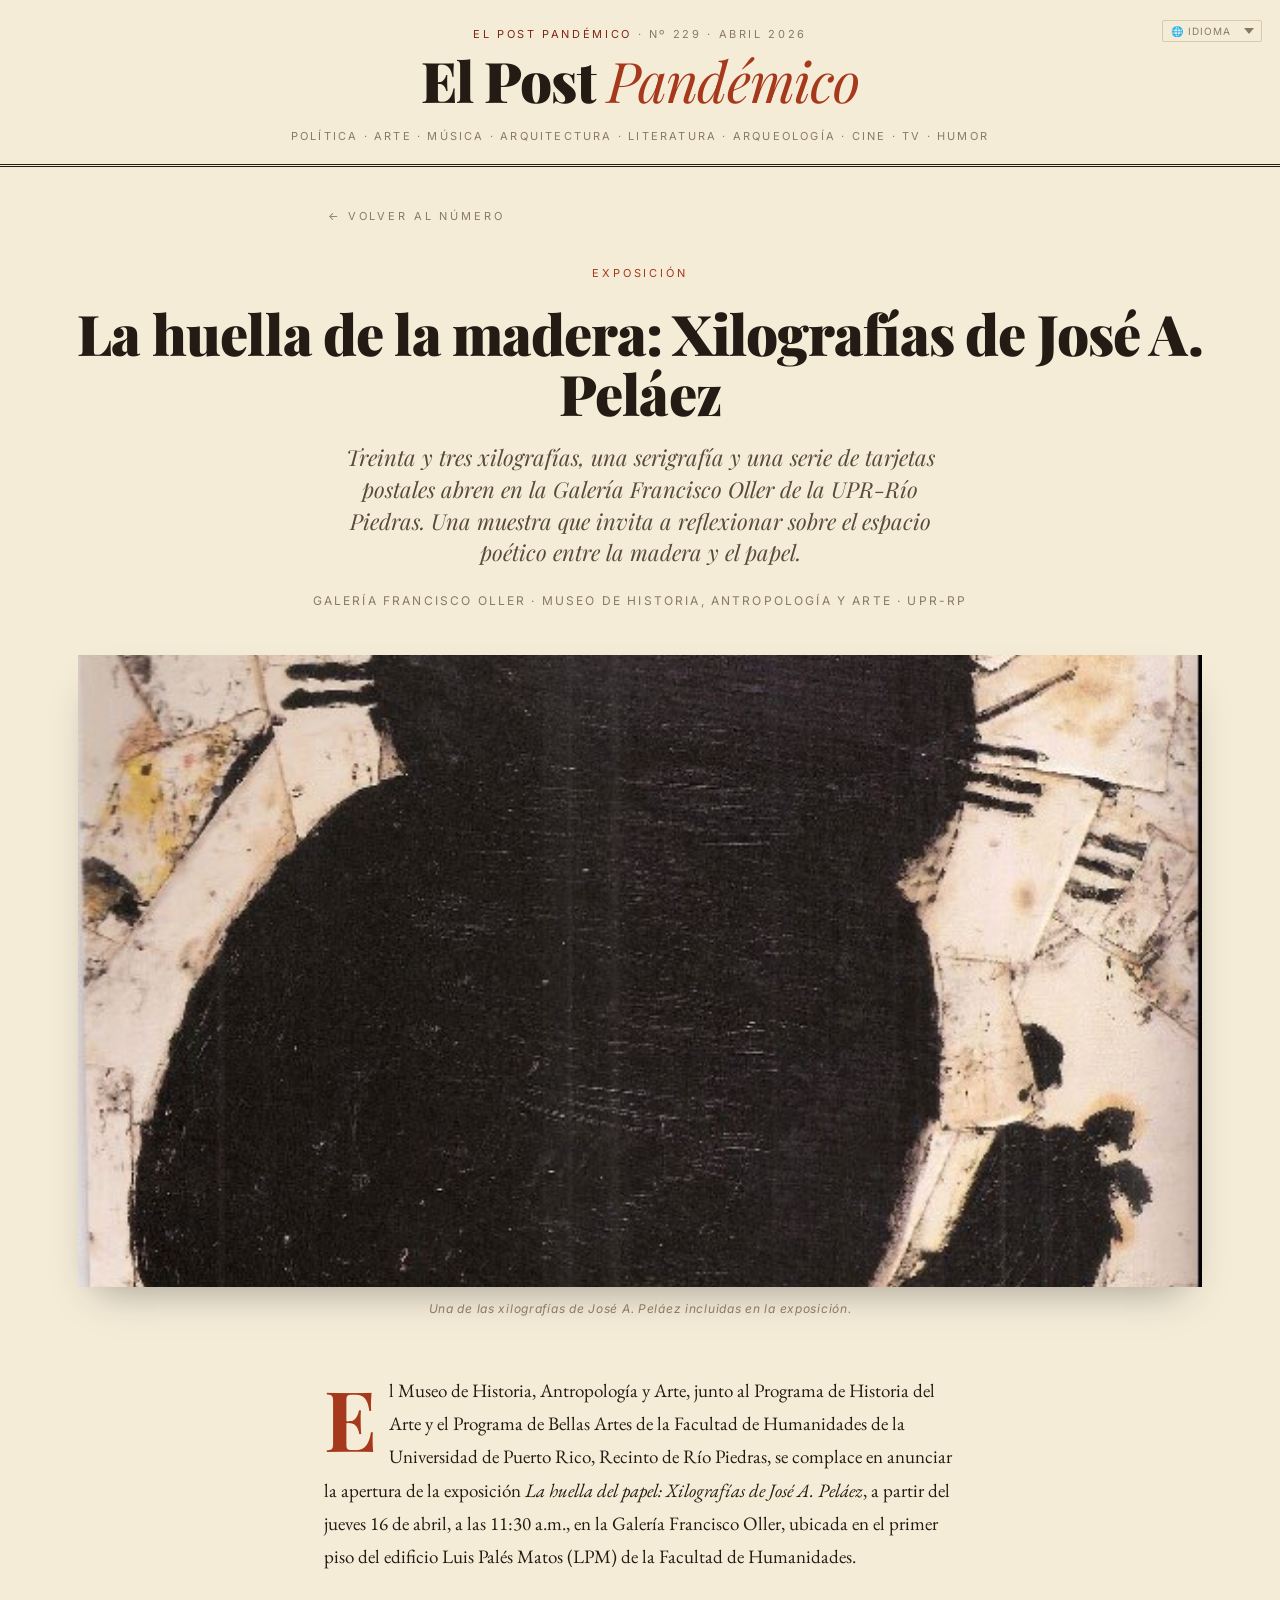
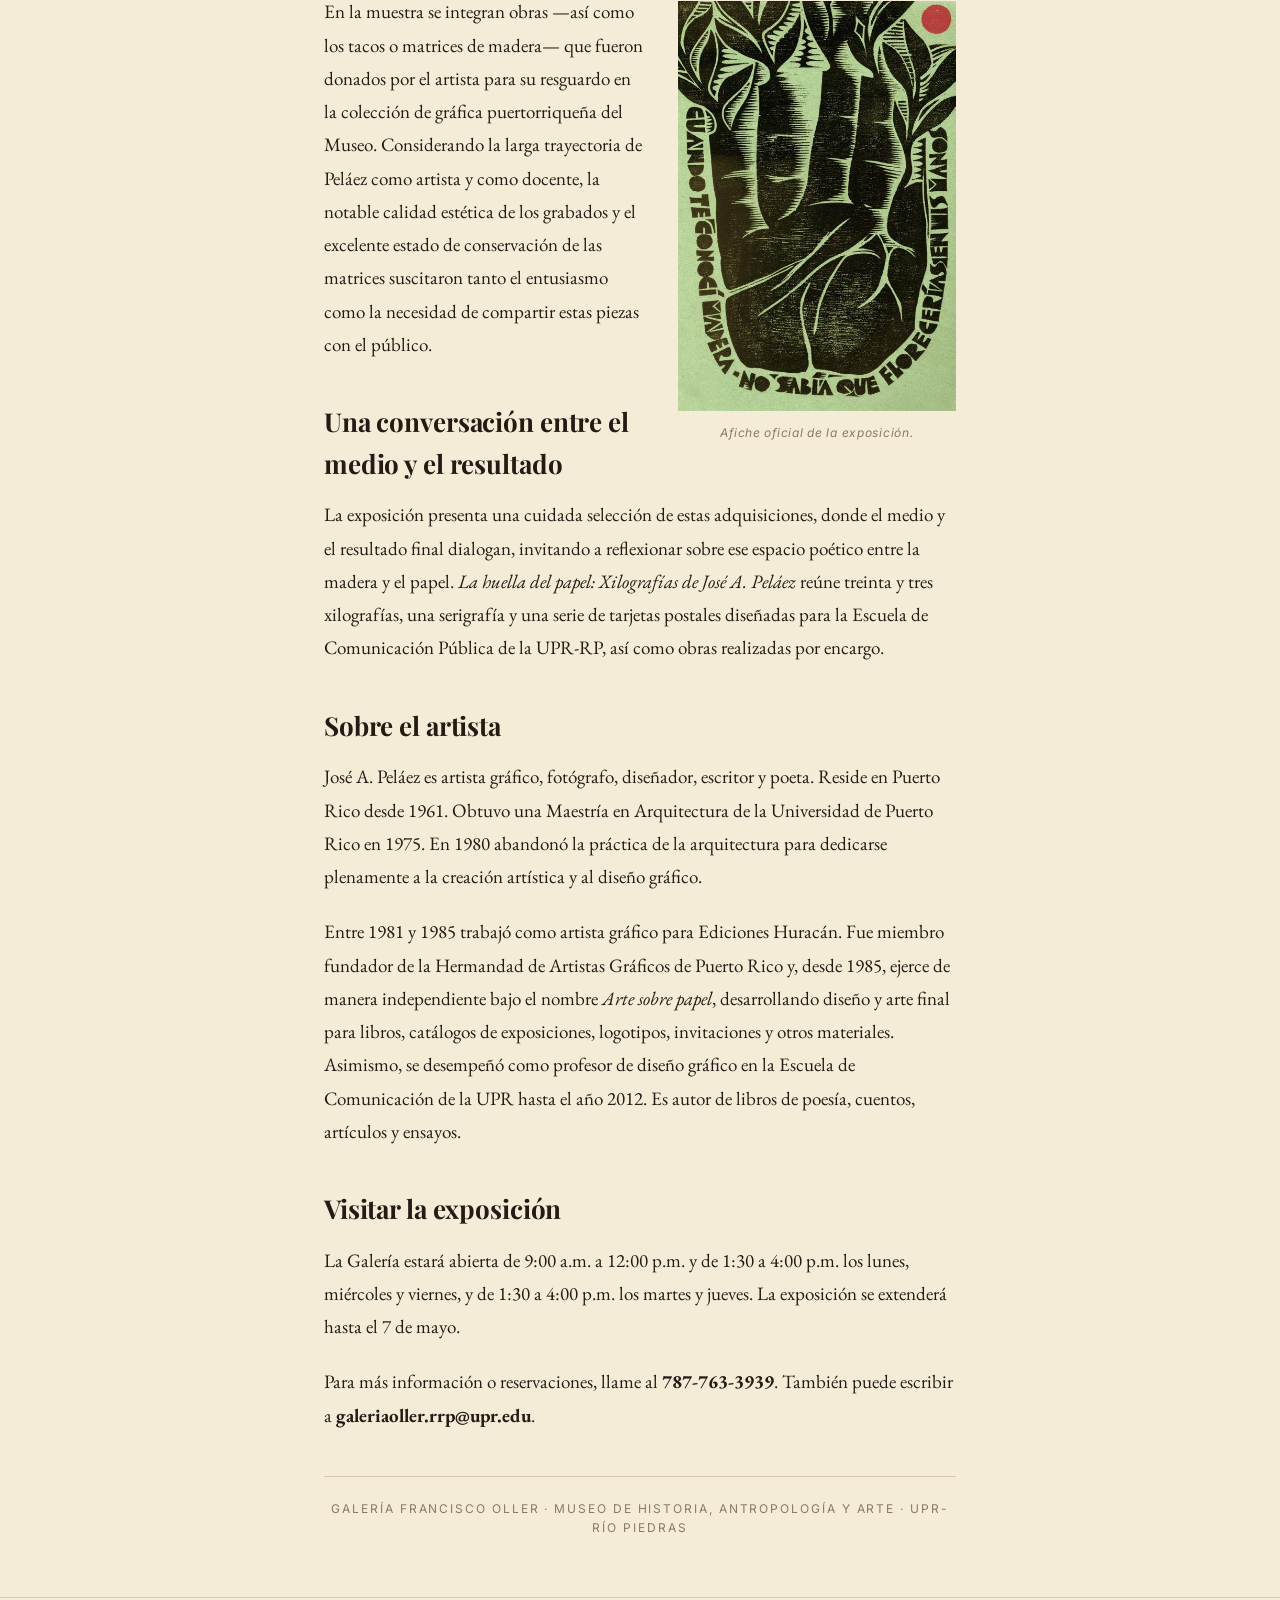
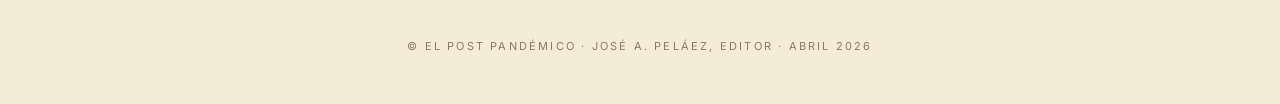
<file: articles/pelaez.html>
<!DOCTYPE html>
<html lang="es" translate="no">
<head>
  <meta charset="UTF-8" />
  <meta name="viewport" content="width=device-width, initial-scale=1.0" />
  <title>La huella de la madera: Xilografías de José A. Peláez · El Post Pandémico</title>
  <link rel="preconnect" href="https://fonts.googleapis.com" />
  <link rel="preconnect" href="https://fonts.gstatic.com" crossorigin />
  <link rel="stylesheet" href="https://fonts.googleapis.com/css2?family=Playfair+Display:ital,wght@0,400;0,700;0,900;1,400;1,700&family=EB+Garamond:ital,wght@0,400;0,500;0,600;1,400;1,500&family=Inter:wght@400;500;600&display=swap" />
  <link rel="stylesheet" href="../style.css" />
</head>
<body class="article-page">

  <header class="masthead">
    <div class="eyebrow"><a href="../index.html">El Post Pandémico</a> · Nº 229 · Abril 2026</div>
    <h1><a href="../index.html" style="color:inherit;text-decoration:none;">El Post <span class="amp">Pandémico</span></a></h1>
    <div class="tagline">Política · Arte · Música · Arquitectura · Literatura · Arqueología · Cine · TV · Humor</div>
    <div class="translate-wrap">
      <select class="translate-select" onchange="doTranslate(this.value)">
        <option value="">🌐 Idioma</option>
        <option value="es">Español</option>
        <option value="en">English</option>
        <option value="fr">Français</option>
        <option value="de">Deutsch</option>
        <option value="it">Italiano</option>
        <option value="pt">Português</option>
        <option value="ja">日本語</option>
        <option value="zh-CN">中文</option>
        <option value="ar">العربية</option>
        <option value="ru">Русский</option>
      </select>
    </div>
    <div id="google_translate_element"></div>
  </header>
  <script type="text/javascript">
    function googleTranslateElementInit() {
      new google.translate.TranslateElement({ pageLanguage: 'es', autoDisplay: false }, 'google_translate_element');
    }
    function doTranslate(lang) {
      if (!lang) return;
      if (lang === 'es') {
        document.cookie = 'googtrans=; expires=Thu, 01 Jan 1970 00:00:00 UTC; path=/;';
        document.cookie = 'googtrans=; expires=Thu, 01 Jan 1970 00:00:00 UTC; path=/; domain=.' + location.hostname;
        window.location.reload();
        return;
      }
      var sel = document.querySelector('.goog-te-combo');
      if (sel) {
        sel.style.display = 'block';
        sel.value = lang;
        sel.dispatchEvent(new Event('change'));
        setTimeout(function(){ sel.style.display = 'none'; }, 500);
      }
    }
  </script>
  <script type="text/javascript" src="//translate.google.com/translate_a/element.js?cb=googleTranslateElementInit"></script>

  <div class="container container--narrow" style="padding-top: 32px; padding-bottom: 0;">
    <a class="back-link" href="../index.html">← Volver al número</a>
  </div>

  <article>

    <header class="article-header">
      <div class="section">Exposición</div>
      <h1>La huella de la madera: Xilografías de José A. Peláez</h1>
      <p class="dek">Treinta y tres xilografías, una serigrafía y una serie de tarjetas postales abren en la Galería Francisco Oller de la UPR-Río Piedras. Una muestra que invita a reflexionar sobre el espacio poético entre la madera y el papel.</p>
      <div class="byline">Galería Francisco Oller · Museo de Historia, Antropología y Arte · UPR-RP</div>
    </header>

    <figure class="hero-image">
      <img src="../img/pelaez-woodcut.jpg" alt="Xilografía de José A. Peláez" />
      <figcaption>Una de las xilografías de José A. Peláez incluidas en la exposición.</figcaption>
    </figure>

    <div class="article-body">

      <p>El Museo de Historia, Antropología y Arte, junto al Programa de Historia del Arte y el Programa de Bellas Artes de la Facultad de Humanidades de la Universidad de Puerto Rico, Recinto de Río Piedras, se complace en anunciar la apertura de la exposición <em>La huella del papel: Xilografías de José A. Peláez</em>, a partir del jueves 16 de abril, a las 11:30 a.m., en la Galería Francisco Oller, ubicada en el primer piso del edificio Luis Palés Matos (LPM) de la Facultad de Humanidades.</p>

      <figure class="inline-right">
        <img src="../img/pelaez-poster.jpg" alt="Afiche de la exposición La huella de la madera" />
        <figcaption>Afiche oficial de la exposición.</figcaption>
      </figure>

      <p>En la muestra se integran obras —así como los tacos o matrices de madera— que fueron donados por el artista para su resguardo en la colección de gráfica puertorriqueña del Museo. Considerando la larga trayectoria de Peláez como artista y como docente, la notable calidad estética de los grabados y el excelente estado de conservación de las matrices suscitaron tanto el entusiasmo como la necesidad de compartir estas piezas con el público.</p>

      <h2>Una conversación entre el medio y el resultado</h2>

      <p>La exposición presenta una cuidada selección de estas adquisiciones, donde el medio y el resultado final dialogan, invitando a reflexionar sobre ese espacio poético entre la madera y el papel. <em>La huella del papel: Xilografías de José A. Peláez</em> reúne treinta y tres xilografías, una serigrafía y una serie de tarjetas postales diseñadas para la Escuela de Comunicación Pública de la UPR-RP, así como obras realizadas por encargo.</p>

      <h2>Sobre el artista</h2>

      <p>José A. Peláez es artista gráfico, fotógrafo, diseñador, escritor y poeta. Reside en Puerto Rico desde 1961. Obtuvo una Maestría en Arquitectura de la Universidad de Puerto Rico en 1975. En 1980 abandonó la práctica de la arquitectura para dedicarse plenamente a la creación artística y al diseño gráfico.</p>

      <p>Entre 1981 y 1985 trabajó como artista gráfico para Ediciones Huracán. Fue miembro fundador de la Hermandad de Artistas Gráficos de Puerto Rico y, desde 1985, ejerce de manera independiente bajo el nombre <em>Arte sobre papel</em>, desarrollando diseño y arte final para libros, catálogos de exposiciones, logotipos, invitaciones y otros materiales. Asimismo, se desempeñó como profesor de diseño gráfico en la Escuela de Comunicación de la UPR hasta el año 2012. Es autor de libros de poesía, cuentos, artículos y ensayos.</p>

      <h2>Visitar la exposición</h2>

      <p>La Galería estará abierta de 9:00 a.m. a 12:00 p.m. y de 1:30 a 4:00 p.m. los lunes, miércoles y viernes, y de 1:30 a 4:00 p.m. los martes y jueves. La exposición se extenderá hasta el 7 de mayo.</p>

      <p>Para más información o reservaciones, llame al <strong>787-763-3939</strong>. También puede escribir a <strong>galeriaoller.rrp@upr.edu</strong>.</p>

      <div class="credit">Galería Francisco Oller · Museo de Historia, Antropología y Arte · UPR-Río Piedras</div>

    </div>
  </article>

  <footer>
    © El Post Pandémico · José A. Peláez, editor · Abril 2026
  </footer>

</body>
</html>
</file>
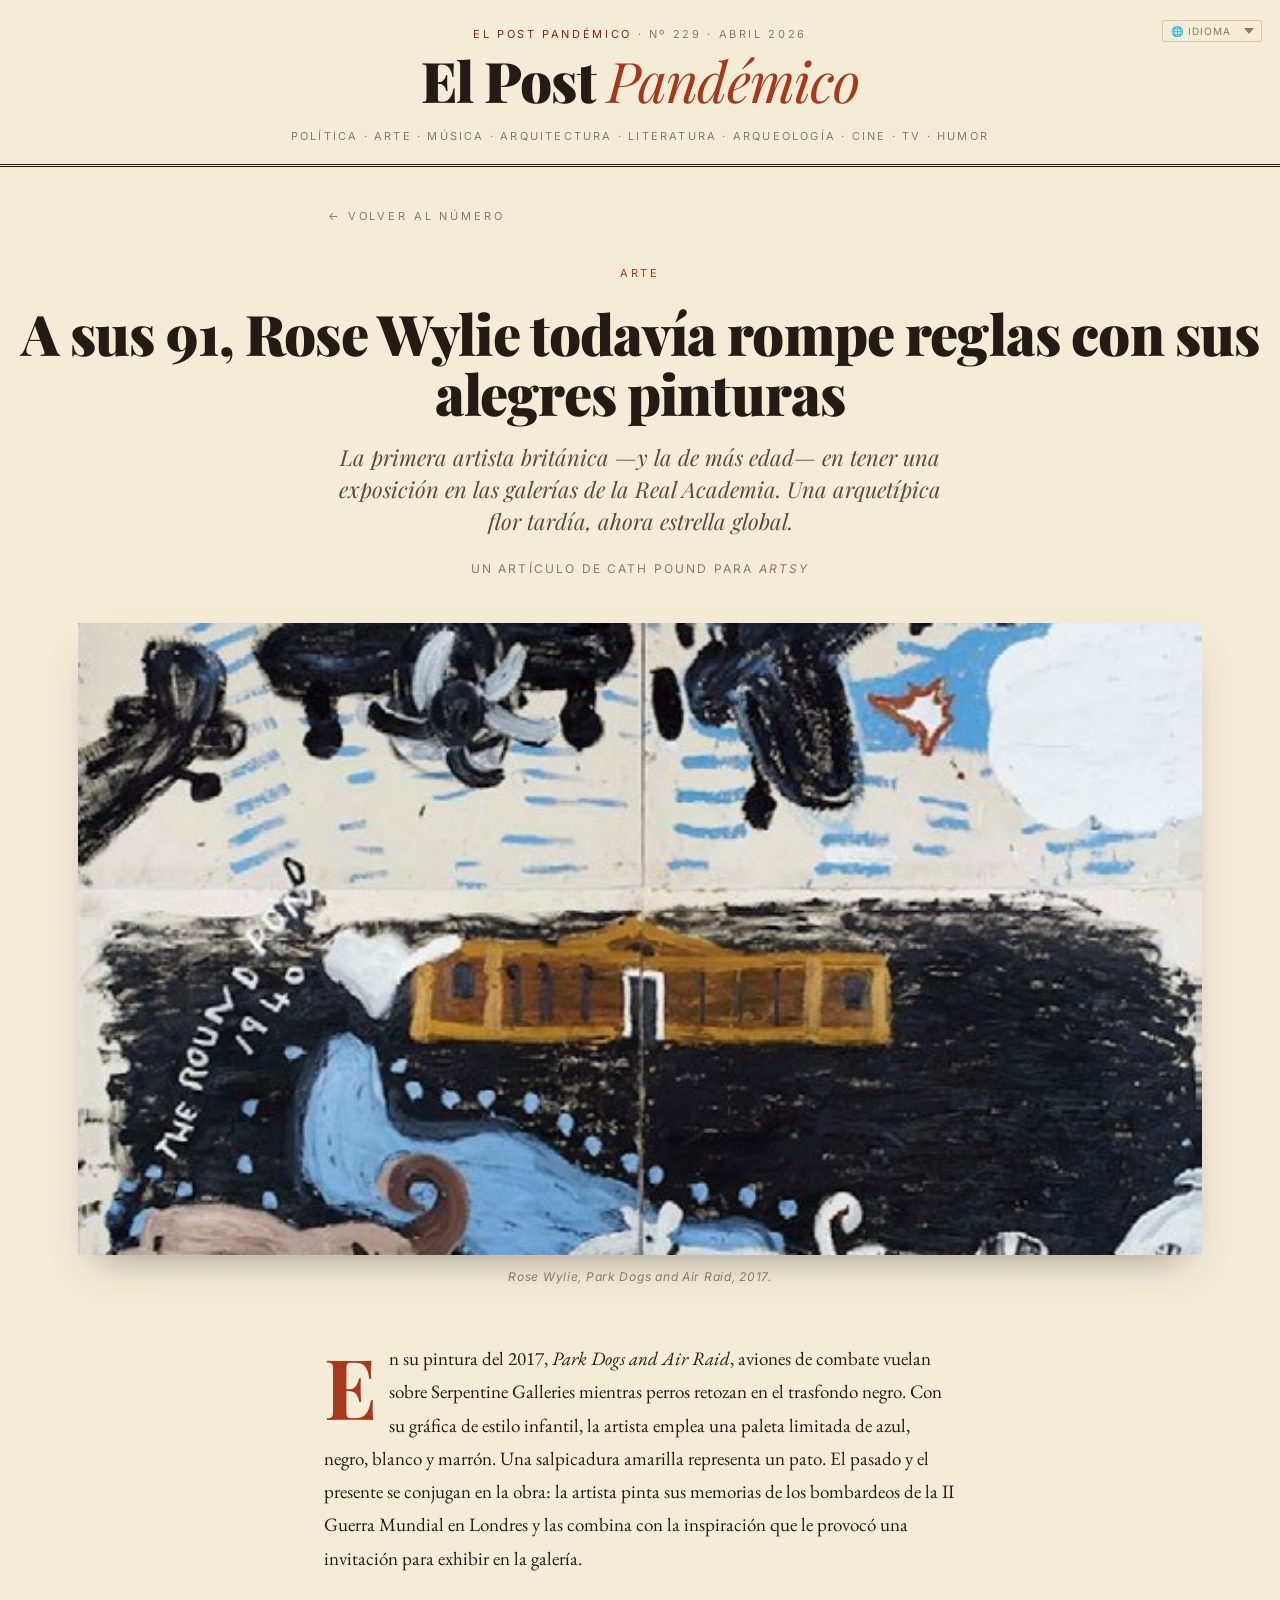
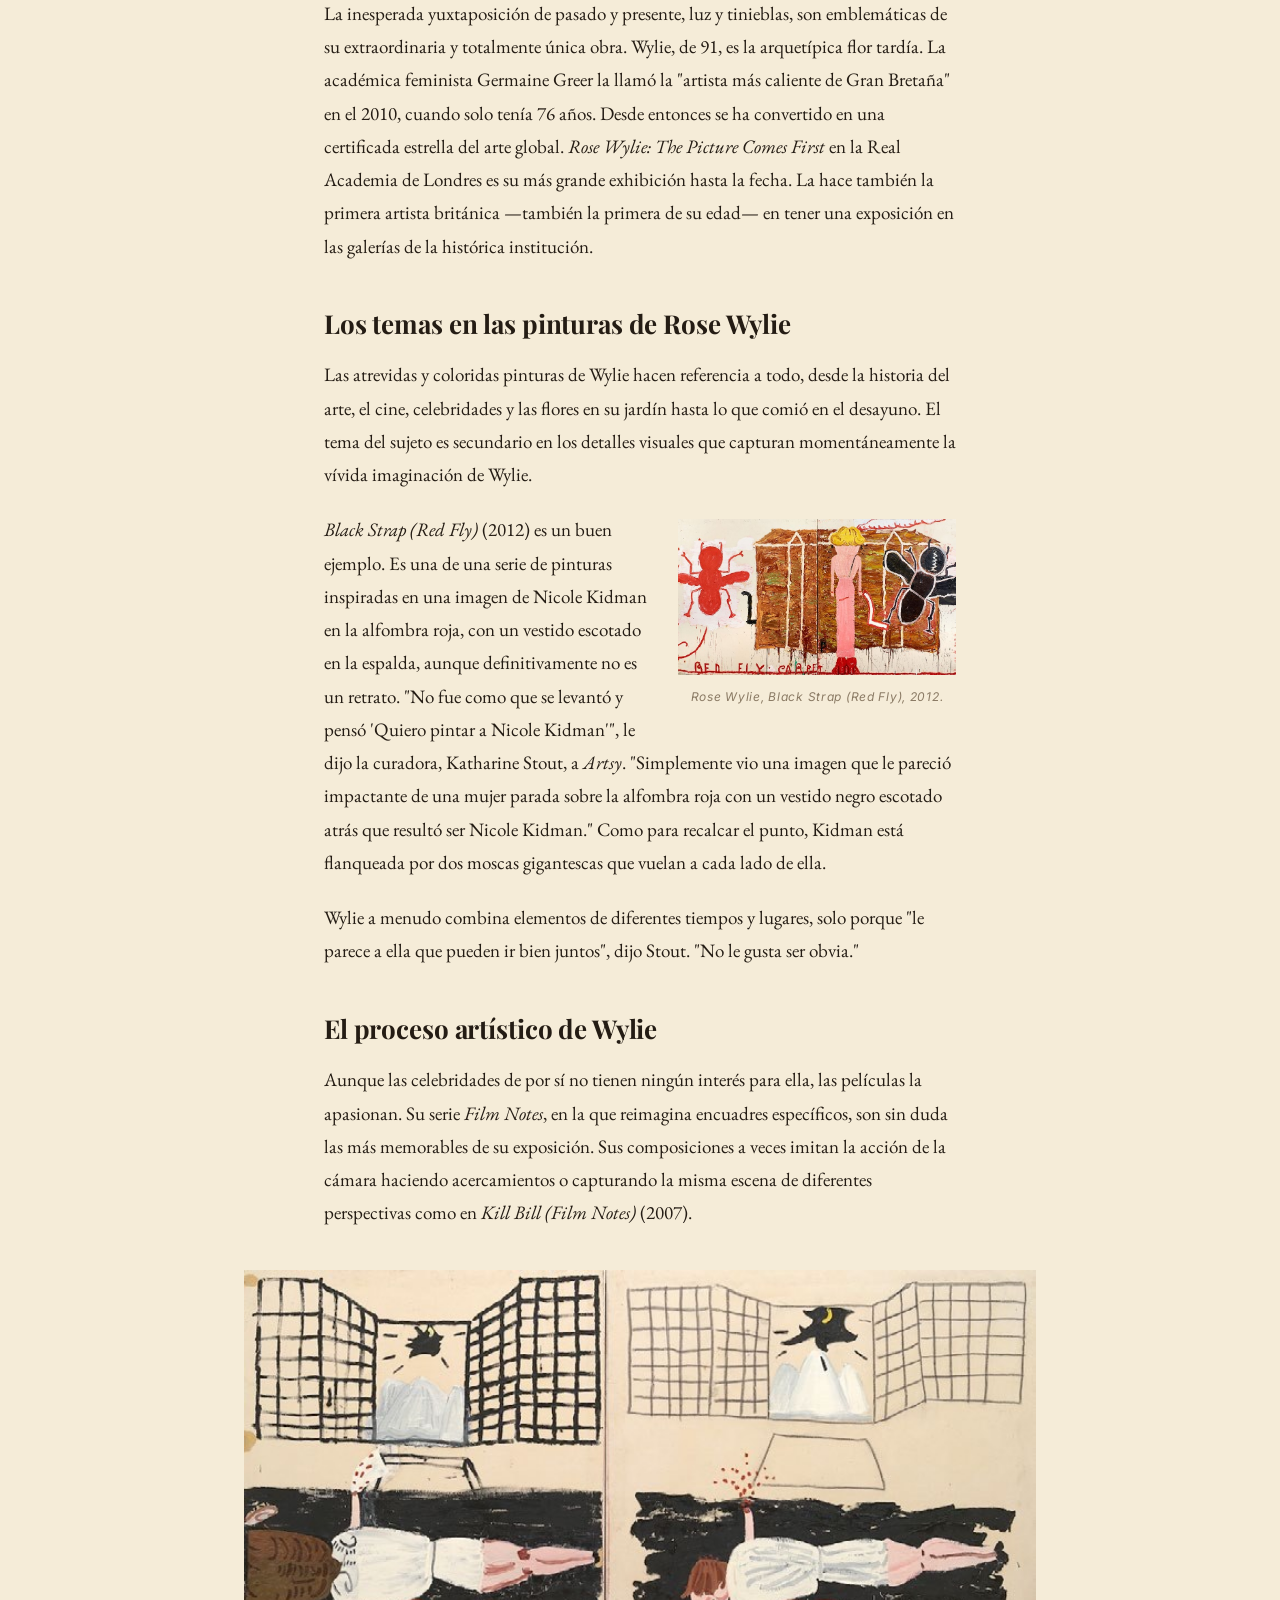
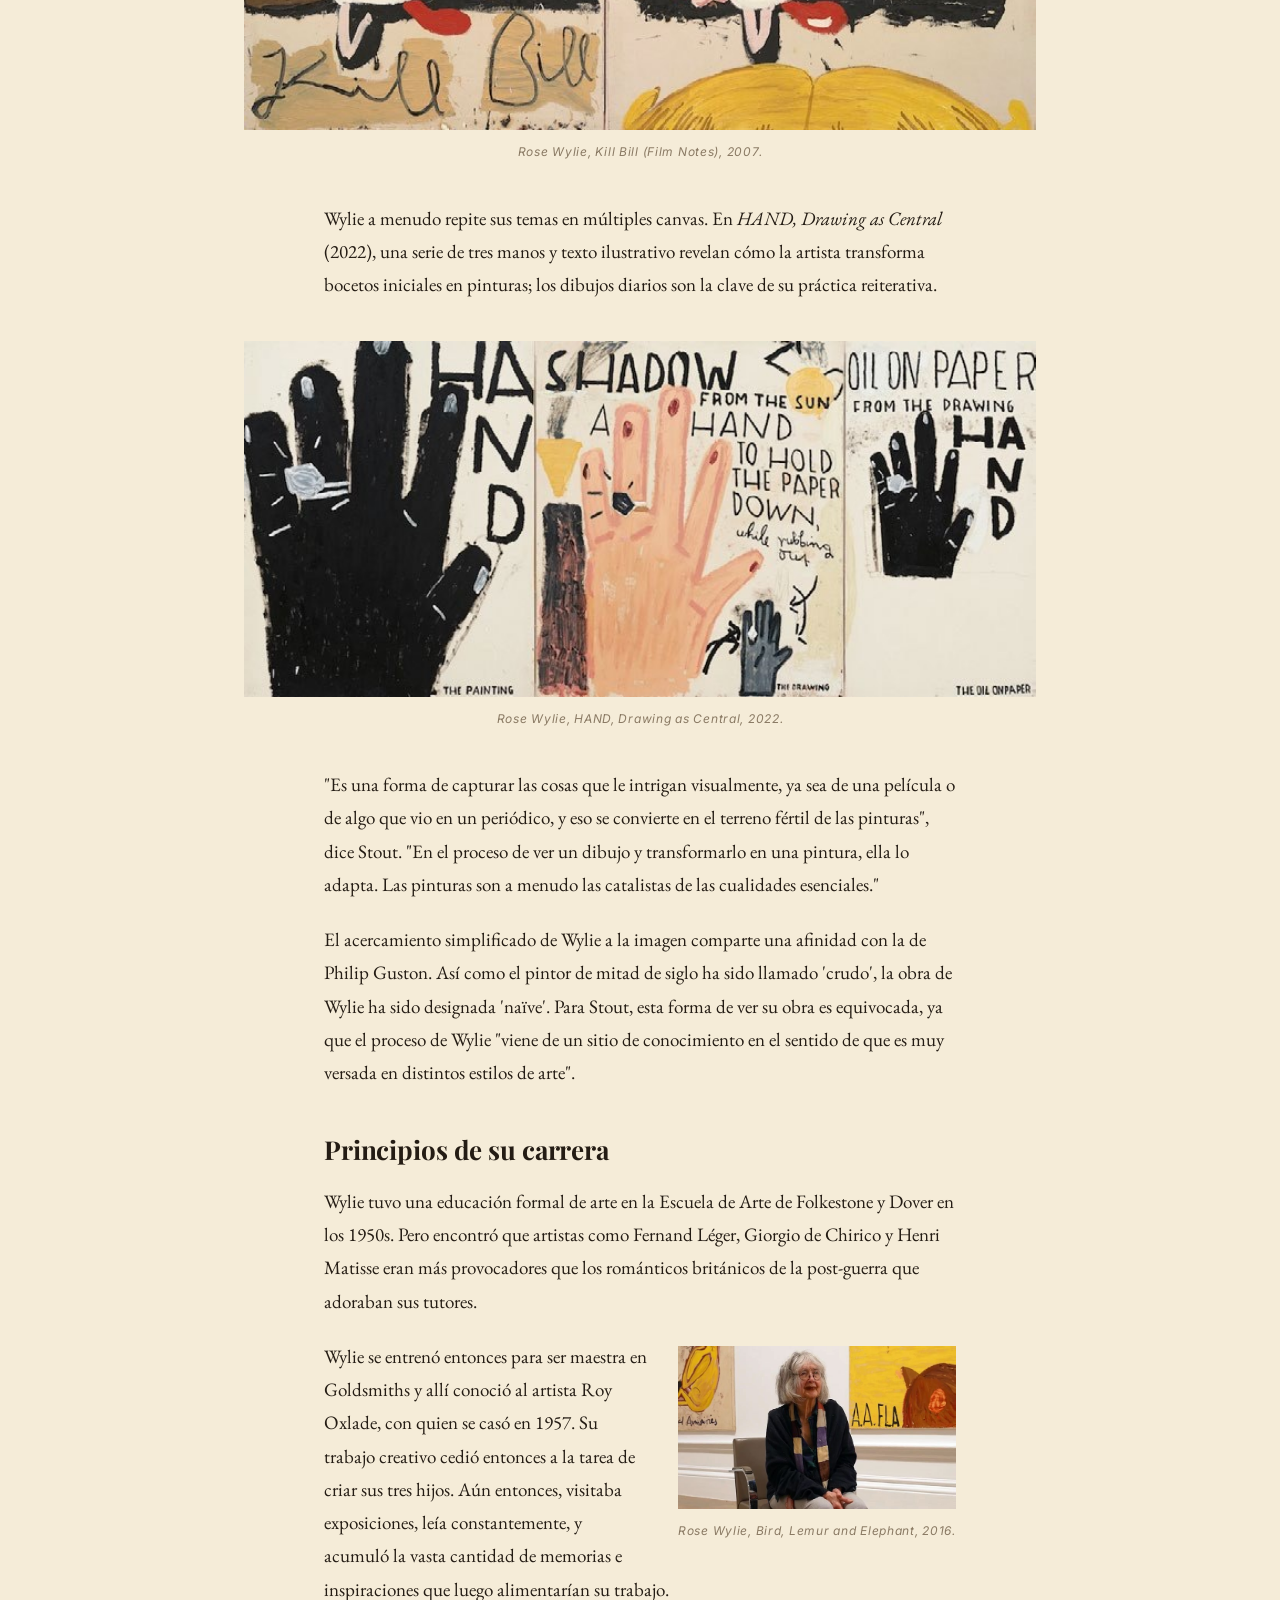
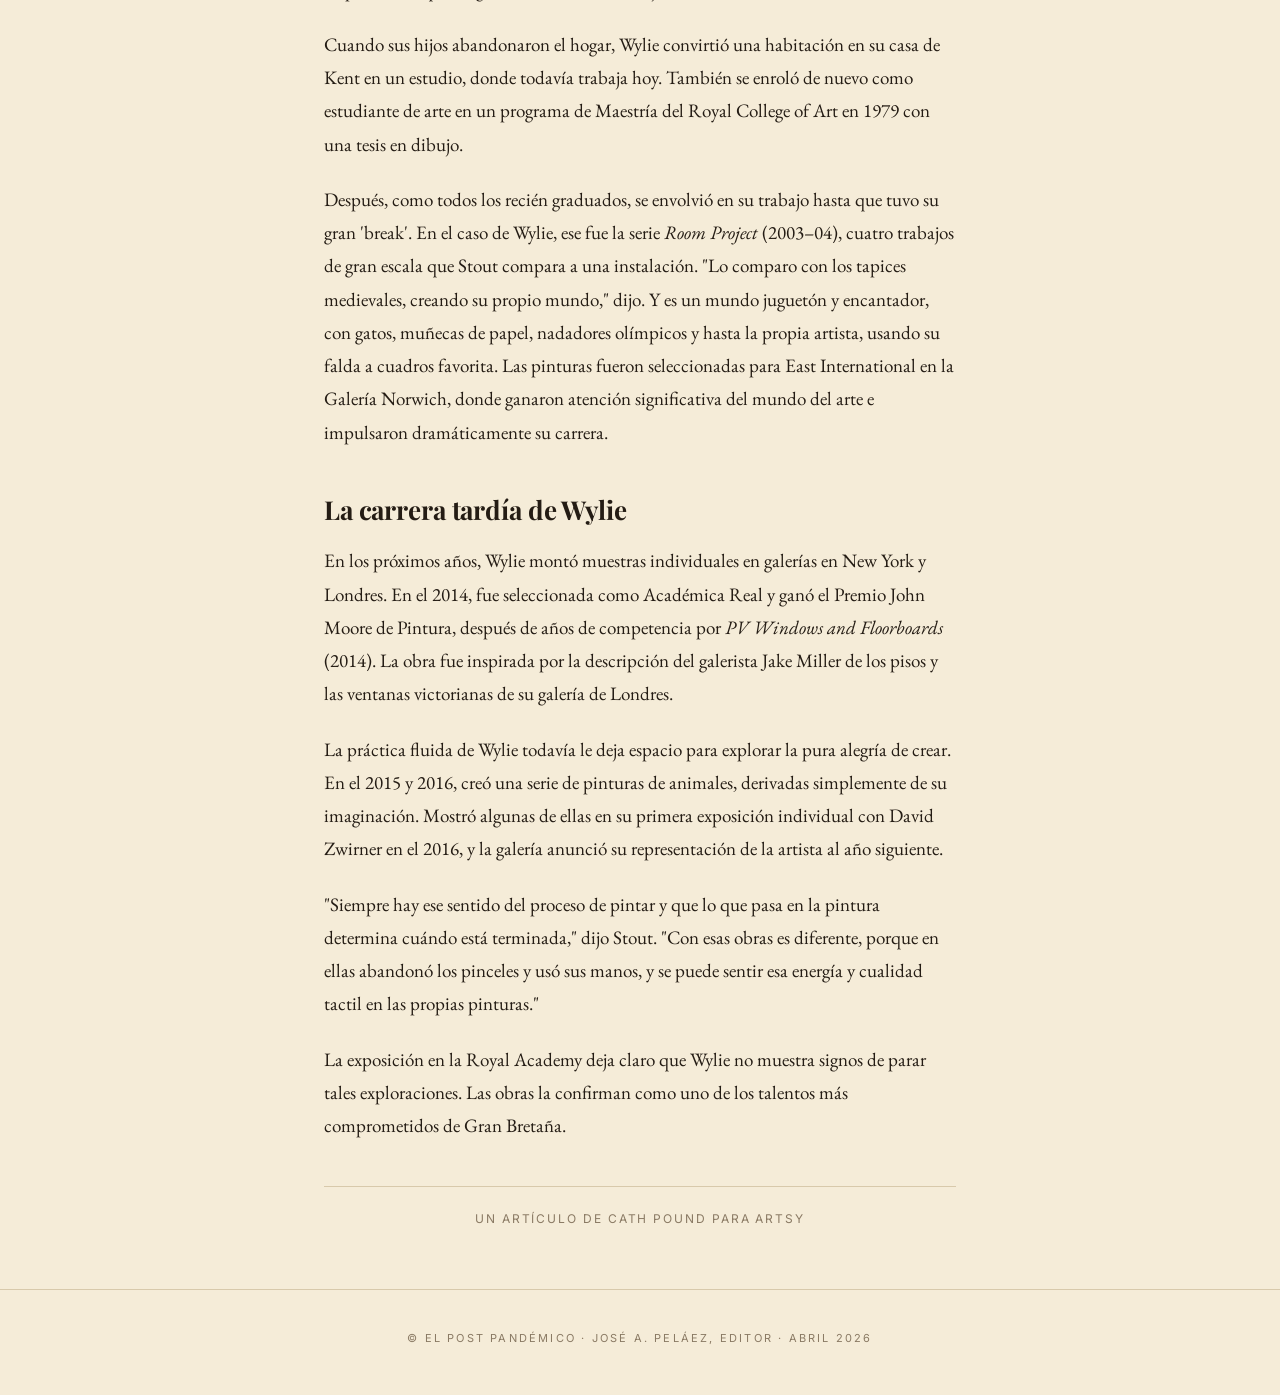
<file: articles/rose-wylie.html>
<!DOCTYPE html>
<html lang="es" translate="no">
<head>
  <meta charset="UTF-8" />
  <meta name="viewport" content="width=device-width, initial-scale=1.0" />
  <title>A sus 91, Rose Wylie todavía rompe reglas · El Post Pandémico</title>
  <link rel="preconnect" href="https://fonts.googleapis.com" />
  <link rel="preconnect" href="https://fonts.gstatic.com" crossorigin />
  <link rel="stylesheet" href="https://fonts.googleapis.com/css2?family=Playfair+Display:ital,wght@0,400;0,700;0,900;1,400;1,700&family=EB+Garamond:ital,wght@0,400;0,500;0,600;1,400;1,500&family=Inter:wght@400;500;600&display=swap" />
  <link rel="stylesheet" href="../style.css" />
</head>
<body class="article-page">

  <header class="masthead">
    <div class="eyebrow"><a href="../index.html">El Post Pandémico</a> · Nº 229 · Abril 2026</div>
    <h1><a href="../index.html" style="color:inherit;text-decoration:none;">El Post <span class="amp">Pandémico</span></a></h1>
    <div class="tagline">Política · Arte · Música · Arquitectura · Literatura · Arqueología · Cine · TV · Humor</div>
    <div class="translate-wrap">
      <select class="translate-select" onchange="doTranslate(this.value)">
        <option value="">🌐 Idioma</option>
        <option value="es">Español</option>
        <option value="en">English</option>
        <option value="fr">Français</option>
        <option value="de">Deutsch</option>
        <option value="it">Italiano</option>
        <option value="pt">Português</option>
        <option value="ja">日本語</option>
        <option value="zh-CN">中文</option>
        <option value="ar">العربية</option>
        <option value="ru">Русский</option>
      </select>
    </div>
    <div id="google_translate_element"></div>
  </header>
  <script type="text/javascript">
    function googleTranslateElementInit() {
      new google.translate.TranslateElement({ pageLanguage: 'es', autoDisplay: false }, 'google_translate_element');
    }
    function doTranslate(lang) {
      if (!lang) return;
      if (lang === 'es') {
        document.cookie = 'googtrans=; expires=Thu, 01 Jan 1970 00:00:00 UTC; path=/;';
        document.cookie = 'googtrans=; expires=Thu, 01 Jan 1970 00:00:00 UTC; path=/; domain=.' + location.hostname;
        window.location.reload();
        return;
      }
      var sel = document.querySelector('.goog-te-combo');
      if (sel) {
        sel.style.display = 'block';
        sel.value = lang;
        sel.dispatchEvent(new Event('change'));
        setTimeout(function(){ sel.style.display = 'none'; }, 500);
      }
    }
  </script>
  <script type="text/javascript" src="//translate.google.com/translate_a/element.js?cb=googleTranslateElementInit"></script>

  <div class="container container--narrow" style="padding-top: 32px; padding-bottom: 0;">
    <a class="back-link" href="../index.html">← Volver al número</a>
  </div>

  <article>

    <header class="article-header">
      <div class="section">Arte</div>
      <h1>A sus 91, Rose Wylie todavía rompe reglas con sus alegres pinturas</h1>
      <p class="dek">La primera artista británica —y la de más edad— en tener una exposición en las galerías de la Real Academia. Una arquetípica flor tardía, ahora estrella global.</p>
      <div class="byline">Un artículo de Cath Pound para <em>Artsy</em></div>
    </header>

    <figure class="hero-image">
      <img src="../img/wylie-park-dogs.jpg" alt="Rose Wylie, Park Dogs and Air Raid, 2017" />
      <figcaption>Rose Wylie, <em>Park Dogs and Air Raid</em>, 2017.</figcaption>
    </figure>

    <div class="article-body">

      <p>En su pintura del 2017, <em>Park Dogs and Air Raid</em>, aviones de combate vuelan sobre Serpentine Galleries mientras perros retozan en el trasfondo negro. Con su gráfica de estilo infantil, la artista emplea una paleta limitada de azul, negro, blanco y marrón. Una salpicadura amarilla representa un pato. El pasado y el presente se conjugan en la obra: la artista pinta sus memorias de los bombardeos de la II Guerra Mundial en Londres y las combina con la inspiración que le provocó una invitación para exhibir en la galería.</p>

      <p>La inesperada yuxtaposición de pasado y presente, luz y tinieblas, son emblemáticas de su extraordinaria y totalmente única obra. Wylie, de 91, es la arquetípica flor tardía. La académica feminista Germaine Greer la llamó la "artista más caliente de Gran Bretaña" en el 2010, cuando solo tenía 76 años. Desde entonces se ha convertido en una certificada estrella del arte global. <em>Rose Wylie: The Picture Comes First</em> en la Real Academia de Londres es su más grande exhibición hasta la fecha. La hace también la primera artista británica —también la primera de su edad— en tener una exposición en las galerías de la histórica institución.</p>

      <h2>Los temas en las pinturas de Rose Wylie</h2>

      <p>Las atrevidas y coloridas pinturas de Wylie hacen referencia a todo, desde la historia del arte, el cine, celebridades y las flores en su jardín hasta lo que comió en el desayuno. El tema del sujeto es secundario en los detalles visuales que capturan momentáneamente la vívida imaginación de Wylie.</p>

      <figure class="inline-right">
        <img src="../img/wylie-black-strap.jpg" alt="Rose Wylie, Black Strap (Red Fly), 2012" />
        <figcaption>Rose Wylie, <em>Black Strap (Red Fly)</em>, 2012.</figcaption>
      </figure>

      <p><em>Black Strap (Red Fly)</em> (2012) es un buen ejemplo. Es una de una serie de pinturas inspiradas en una imagen de Nicole Kidman en la alfombra roja, con un vestido escotado en la espalda, aunque definitivamente no es un retrato. "No fue como que se levantó y pensó 'Quiero pintar a Nicole Kidman'", le dijo la curadora, Katharine Stout, a <em>Artsy</em>. "Simplemente vio una imagen que le pareció impactante de una mujer parada sobre la alfombra roja con un vestido negro escotado atrás que resultó ser Nicole Kidman." Como para recalcar el punto, Kidman está flanqueada por dos moscas gigantescas que vuelan a cada lado de ella.</p>

      <p>Wylie a menudo combina elementos de diferentes tiempos y lugares, solo porque "le parece a ella que pueden ir bien juntos", dijo Stout. "No le gusta ser obvia."</p>

      <h2>El proceso artístico de Wylie</h2>

      <p>Aunque las celebridades de por sí no tienen ningún interés para ella, las películas la apasionan. Su serie <em>Film Notes</em>, en la que reimagina encuadres específicos, son sin duda las más memorables de su exposición. Sus composiciones a veces imitan la acción de la cámara haciendo acercamientos o capturando la misma escena de diferentes perspectivas como en <em>Kill Bill (Film Notes)</em> (2007).</p>

      <figure>
        <img src="../img/wylie-kill-bill.jpg" alt="Rose Wylie, Kill Bill (Film Notes), 2007" />
        <figcaption>Rose Wylie, <em>Kill Bill (Film Notes)</em>, 2007.</figcaption>
      </figure>

      <p>Wylie a menudo repite sus temas en múltiples canvas. En <em>HAND, Drawing as Central</em> (2022), una serie de tres manos y texto ilustrativo revelan cómo la artista transforma bocetos iniciales en pinturas; los dibujos diarios son la clave de su práctica reiterativa.</p>

      <figure>
        <img src="../img/wylie-hand.jpg" alt="Rose Wylie, HAND, Drawing as Central, 2022" />
        <figcaption>Rose Wylie, <em>HAND, Drawing as Central</em>, 2022.</figcaption>
      </figure>

      <p>"Es una forma de capturar las cosas que le intrigan visualmente, ya sea de una película o de algo que vio en un periódico, y eso se convierte en el terreno fértil de las pinturas", dice Stout. "En el proceso de ver un dibujo y transformarlo en una pintura, ella lo adapta. Las pinturas son a menudo las catalistas de las cualidades esenciales."</p>

      <p>El acercamiento simplificado de Wylie a la imagen comparte una afinidad con la de Philip Guston. Así como el pintor de mitad de siglo ha sido llamado 'crudo', la obra de Wylie ha sido designada 'naïve'. Para Stout, esta forma de ver su obra es equivocada, ya que el proceso de Wylie "viene de un sitio de conocimiento en el sentido de que es muy versada en distintos estilos de arte".</p>

      <h2>Principios de su carrera</h2>

      <p>Wylie tuvo una educación formal de arte en la Escuela de Arte de Folkestone y Dover en los 1950s. Pero encontró que artistas como Fernand Léger, Giorgio de Chirico y Henri Matisse eran más provocadores que los románticos británicos de la post-guerra que adoraban sus tutores.</p>

      <figure class="inline-right">
        <img src="../img/wylie-bird.jpg" alt="Rose Wylie, Bird, Lemur and Elephant, 2016" />
        <figcaption>Rose Wylie, <em>Bird, Lemur and Elephant</em>, 2016.</figcaption>
      </figure>

      <p>Wylie se entrenó entonces para ser maestra en Goldsmiths y allí conoció al artista Roy Oxlade, con quien se casó en 1957. Su trabajo creativo cedió entonces a la tarea de criar sus tres hijos. Aún entonces, visitaba exposiciones, leía constantemente, y acumuló la vasta cantidad de memorias e inspiraciones que luego alimentarían su trabajo.</p>

      <p>Cuando sus hijos abandonaron el hogar, Wylie convirtió una habitación en su casa de Kent en un estudio, donde todavía trabaja hoy. También se enroló de nuevo como estudiante de arte en un programa de Maestría del Royal College of Art en 1979 con una tesis en dibujo.</p>

      <p>Después, como todos los recién graduados, se envolvió en su trabajo hasta que tuvo su gran 'break'. En el caso de Wylie, ese fue la serie <em>Room Project</em> (2003–04), cuatro trabajos de gran escala que Stout compara a una instalación. "Lo comparo con los tapices medievales, creando su propio mundo," dijo. Y es un mundo juguetón y encantador, con gatos, muñecas de papel, nadadores olímpicos y hasta la propia artista, usando su falda a cuadros favorita. Las pinturas fueron seleccionadas para East International en la Galería Norwich, donde ganaron atención significativa del mundo del arte e impulsaron dramáticamente su carrera.</p>

      <h2>La carrera tardía de Wylie</h2>

      <p>En los próximos años, Wylie montó muestras individuales en galerías en New York y Londres. En el 2014, fue seleccionada como Académica Real y ganó el Premio John Moore de Pintura, después de años de competencia por <em>PV Windows and Floorboards</em> (2014). La obra fue inspirada por la descripción del galerista Jake Miller de los pisos y las ventanas victorianas de su galería de Londres.</p>

      <p>La práctica fluida de Wylie todavía le deja espacio para explorar la pura alegría de crear. En el 2015 y 2016, creó una serie de pinturas de animales, derivadas simplemente de su imaginación. Mostró algunas de ellas en su primera exposición individual con David Zwirner en el 2016, y la galería anunció su representación de la artista al año siguiente.</p>

      <p>"Siempre hay ese sentido del proceso de pintar y que lo que pasa en la pintura determina cuándo está terminada," dijo Stout. "Con esas obras es diferente, porque en ellas abandonó los pinceles y usó sus manos, y se puede sentir esa energía y cualidad tactil en las propias pinturas."</p>

      <p>La exposición en la Royal Academy deja claro que Wylie no muestra signos de parar tales exploraciones. Las obras la confirman como uno de los talentos más comprometidos de Gran Bretaña.</p>

      <div class="credit">Un artículo de Cath Pound para Artsy</div>

    </div>
  </article>

  <footer>
    © El Post Pandémico · José A. Peláez, editor · Abril 2026
  </footer>

</body>
</html>
</file>
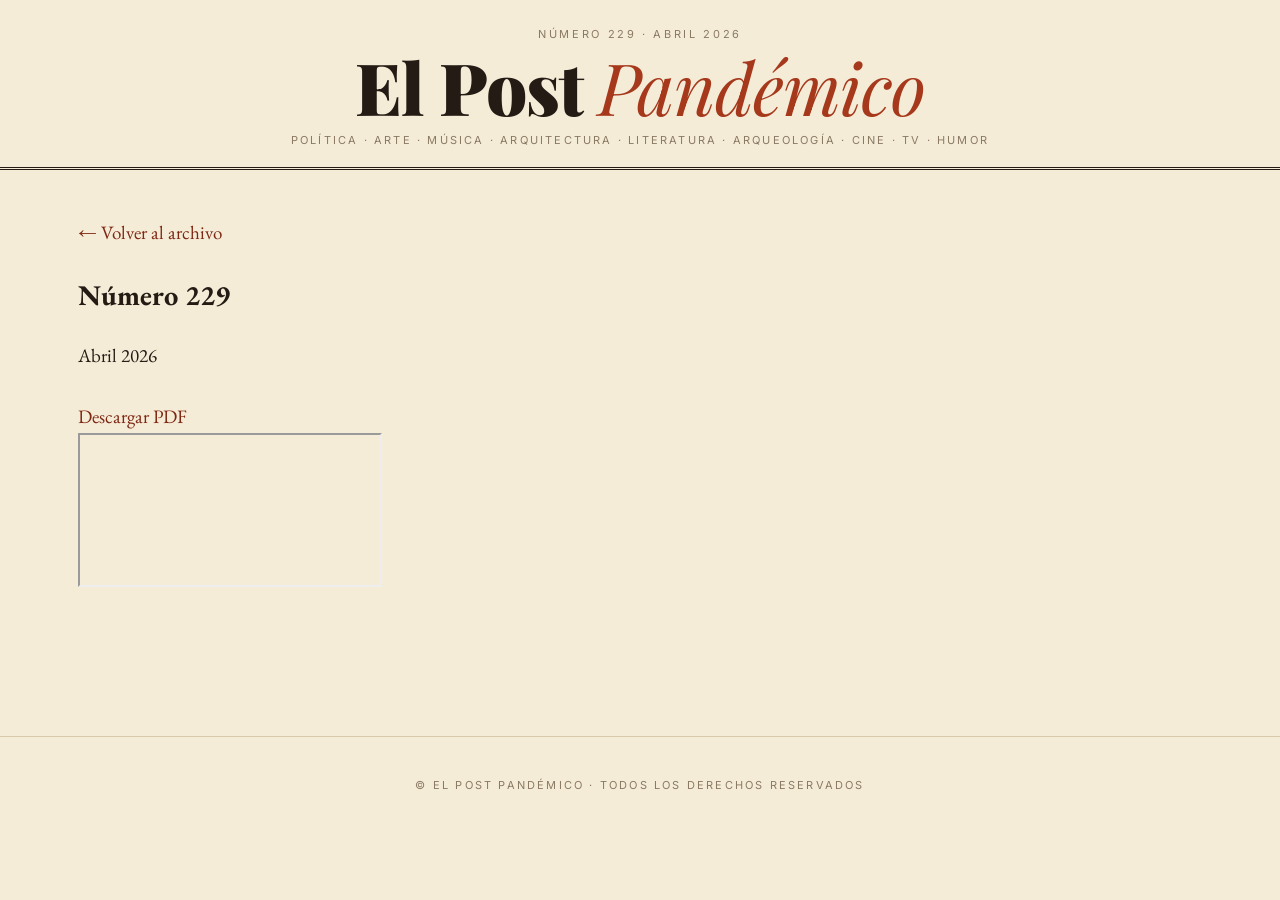
<file: issues/229.html>
<!DOCTYPE html>
<html lang="es">
<head>
  <meta charset="UTF-8" />
  <meta name="viewport" content="width=device-width, initial-scale=1.0" />
  <title>El Post Pandémico Nº 229 — Abril 2026</title>
  <meta name="description" content="Número 229 de El Post Pandémico — Abril 2026." />
  <link rel="preconnect" href="https://fonts.googleapis.com" />
  <link rel="preconnect" href="https://fonts.gstatic.com" crossorigin />
  <link rel="stylesheet" href="https://fonts.googleapis.com/css2?family=Playfair+Display:ital,wght@0,400;0,700;0,900;1,400&family=EB+Garamond:ital,wght@0,400;0,500;1,400&family=Inter:wght@400;500;600&display=swap" />
  <link rel="stylesheet" href="../style.css" />
</head>
<body>

  <header class="masthead">
    <div class="eyebrow">Número 229 · Abril 2026</div>
    <h1>El Post <span class="amp">Pandémico</span></h1>
    <div class="tagline">Política · Arte · Música · Arquitectura · Literatura · Arqueología · Cine · TV · Humor</div>
  </header>

  <main class="container">

    <div class="issue-header">
      <a class="back" href="../index.html">← Volver al archivo</a>
      <h2>Número 229</h2>
      <div class="date">Abril 2026</div>
      <br />
      <a class="download" href="../pdfs/post-pandemico-229.pdf" download>Descargar PDF</a>
    </div>

    <iframe
      class="pdf-frame"
      src="../pdfs/post-pandemico-229.pdf"
      title="El Post Pandémico Nº 229"
      loading="lazy">
      Tu navegador no puede mostrar el PDF.
      <a href="../pdfs/post-pandemico-229.pdf">Descárgalo aquí</a>.
    </iframe>

  </main>

  <footer>
    © El Post Pandémico · Todos los derechos reservados
  </footer>

</body>
</html>
</file>
<file: style.css>
/* =============================================================
   El Post Pandémico — warm & classic magazine theme
   ============================================================= */

:root {
  --paper:        #f5ecd8;   /* warm cream */
  --paper-deep:   #ebe0c6;   /* slightly deeper panel */
  --paper-soft:   #faf4e4;   /* lighter cream for cards */
  --ink:          #241c14;   /* warm near-black */
  --ink-soft:     #5a4a3a;   /* body */
  --ink-fade:     #8a7a64;   /* captions, metadata */
  --rule:         #d8c9ab;   /* hairline rules */
  --accent:       #a6391c;   /* classic editorial red */
  --accent-deep:  #7e2712;
  --gold:         #b8882a;
  --serif:        "EB Garamond", Georgia, "Times New Roman", serif;
  --display:      "Playfair Display", "EB Garamond", Georgia, serif;
  --sans:         "Inter", -apple-system, BlinkMacSystemFont, "Segoe UI", Roboto, sans-serif;
  --maxw:         1180px;
  --readw:        680px;
}

* { box-sizing: border-box; }

html, body {
  margin: 0;
  padding: 0;
  background: var(--paper);
  color: var(--ink);
  font-family: var(--serif);
  font-size: 19px;
  line-height: 1.6;
  -webkit-font-smoothing: antialiased;
  text-rendering: optimizeLegibility;
}

a { color: var(--accent-deep); text-decoration: none; }
a:hover { color: var(--accent); }

img { max-width: 100%; height: auto; display: block; }

/* ---------- Masthead ---------- */
.masthead {
  border-bottom: 3px double var(--ink);
  padding: 26px 24px 18px;
  text-align: center;
  background: var(--paper);
  position: relative;
}
.masthead a { border: none; }
.masthead .eyebrow {
  font-family: var(--sans);
  font-size: 11px;
  letter-spacing: 0.24em;
  text-transform: uppercase;
  color: var(--ink-fade);
  margin-bottom: 6px;
}
.masthead h1 {
  font-family: var(--display);
  font-weight: 900;
  font-size: clamp(40px, 7vw, 72px);
  margin: 0;
  letter-spacing: -0.015em;
  color: var(--ink);
  line-height: 1;
}
.masthead h1 .amp {
  color: var(--accent);
  font-style: italic;
  font-weight: 400;
}
.masthead .tagline {
  font-family: var(--sans);
  font-size: 11px;
  letter-spacing: 0.2em;
  text-transform: uppercase;
  color: var(--ink-fade);
  margin-top: 10px;
}

/* ---------- Games Section — Bold Dark Design ---------- */
.games-section {
  background: #0e0a05;
  border-top: none;
  padding: 64px 0 80px;
  margin-top: 48px;
  position: relative;
}
.games-section::before {
  content: '';
  position: absolute;
  top: 0; left: 0; right: 0;
  height: 4px;
  background: linear-gradient(90deg, transparent, var(--gold), var(--accent), var(--gold), transparent);
}
.games-section > .container {
  position: relative;
}
.games-section-heading {
  text-align: center;
  margin-bottom: 8px;
}
.games-section-heading h2 {
  font-family: var(--display);
  font-weight: 900;
  font-size: clamp(32px, 5vw, 56px);
  color: #fff;
  letter-spacing: -0.02em;
  margin: 0 0 8px;
  line-height: 1;
}
.games-section-heading h2 span { color: var(--gold); font-style: italic; }
.games-intro {
  text-align: center;
  font-family: var(--sans);
  font-size: 11px;
  color: rgba(255,255,255,0.35);
  letter-spacing: 0.2em;
  text-transform: uppercase;
  margin-top: 0;
  margin-bottom: 36px;
}
/* Tab bar */
.game-tabs {
  display: flex;
  justify-content: center;
  gap: 0;
  margin-bottom: 40px;
  flex-wrap: wrap;
  border: 1px solid rgba(255,255,255,0.12);
  border-radius: 3px;
  overflow: hidden;
  max-width: 520px;
  margin-left: auto;
  margin-right: auto;
}
.game-tab {
  font-family: var(--sans);
  font-size: 10px;
  letter-spacing: 0.18em;
  text-transform: uppercase;
  padding: 12px 24px;
  border: none;
  border-right: 1px solid rgba(255,255,255,0.12);
  background: transparent;
  color: rgba(255,255,255,0.4);
  cursor: pointer;
  flex: 1;
  transition: all 0.25s;
}
.game-tab:last-child { border-right: none; }
.game-tab:hover { background: rgba(255,255,255,0.06); color: rgba(255,255,255,0.8); }
.game-tab.active {
  background: #fff;
  color: #0e0a05;
  font-weight: 700;
}
/* Gold trivia tab */
.game-tab:last-child { border-color: rgba(184,136,42,0.3); color: var(--gold); }
.game-tab:last-child:hover { background: rgba(184,136,42,0.1); }
.game-tab:last-child.active { background: var(--gold); color: #0e0a05; }
.game-panel { max-width: 860px; margin: 0 auto; padding: 0 24px; }
/* Round header */
.round-header {
  display: flex;
  justify-content: space-between;
  align-items: center;
  margin-bottom: 20px;
  font-family: var(--sans);
  font-size: 11px;
  letter-spacing: 0.16em;
  text-transform: uppercase;
  color: rgba(255,255,255,0.3);
  border-bottom: 1px solid rgba(255,255,255,0.08);
  padding-bottom: 12px;
}
.round-label {
  color: var(--gold);
  font-weight: 700;
  font-size: 12px;
  letter-spacing: 0.2em;
}
.game-next-round {
  display: block;
  margin: 20px auto 8px;
  font-family: var(--sans);
  font-size: 10px;
  letter-spacing: 0.22em;
  text-transform: uppercase;
  padding: 12px 32px;
  border: 1px solid var(--gold);
  background: transparent;
  color: var(--gold);
  cursor: pointer;
  border-radius: 2px;
  transition: all 0.25s;
}
.game-next-round:hover { background: var(--gold); color: #0e0a05; }
.game-instructions {
  text-align: center;
  font-family: var(--sans);
  font-size: 12px;
  color: rgba(255,255,255,0.4);
  margin-bottom: 20px;
  letter-spacing: 0.06em;
}
.match-score {
  text-align: center;
  font-family: var(--sans);
  font-size: 11px;
  letter-spacing: 0.2em;
  text-transform: uppercase;
  color: rgba(255,255,255,0.4);
  margin-bottom: 20px;
}
/* Match grid — image cards */
.match-grid {
  display: grid;
  grid-template-columns: repeat(3, 1fr);
  gap: 12px;
  margin-bottom: 20px;
}
.match-card {
  cursor: pointer;
  border: 2px solid rgba(255,255,255,0.08);
  border-radius: 4px;
  overflow: hidden;
  background: #1a1208;
  transition: border-color 0.2s, box-shadow 0.2s, transform 0.2s;
  position: relative;
}
.match-card:hover {
  border-color: var(--gold);
  transform: translateY(-3px);
  box-shadow: 0 8px 28px rgba(0,0,0,0.6);
}
.match-card:hover img { transform: scale(1.06); }
.match-card img {
  width: 100%;
  height: 145px;
  object-fit: cover;
  display: block;
  transition: transform 0.35s ease;
}
.match-card .card-label {
  position: absolute;
  bottom: 0; left: 0; right: 0;
  background: linear-gradient(to top, rgba(0,0,0,0.85) 0%, transparent 100%);
  font-family: var(--sans);
  font-size: 8px;
  letter-spacing: 0.1em;
  text-transform: uppercase;
  color: rgba(255,255,255,0.65);
  padding: 18px 8px 7px;
  text-align: center;
}
.match-card.selected {
  border-color: var(--gold);
  box-shadow: 0 0 0 3px rgba(184,136,42,0.4), 0 8px 28px rgba(0,0,0,0.6);
}
.match-card.matched {
  border-color: rgba(90,160,90,0.5);
  opacity: 0.45;
  cursor: default;
  transform: none;
}
.match-card.wrong { border-color: var(--accent); animation: shake 0.4s; }
/* Name buttons */
.match-names {
  display: flex;
  flex-wrap: wrap;
  gap: 10px;
  justify-content: center;
  margin: 20px 0 10px;
}
.name-btn {
  font-family: var(--serif);
  font-size: 15px;
  font-style: italic;
  padding: 10px 22px;
  border: 1px solid rgba(255,255,255,0.15);
  background: rgba(255,255,255,0.04);
  color: rgba(255,255,255,0.8);
  cursor: pointer;
  border-radius: 3px;
  transition: all 0.2s;
}
.name-btn:hover { border-color: var(--gold); background: rgba(184,136,42,0.12); color: #fff; }
.name-btn.matched { color: rgba(90,160,90,0.6); border-color: rgba(90,160,90,0.3); opacity: 0.45; cursor: default; text-decoration: line-through; }
.name-btn.wrong { border-color: var(--accent); color: #e08070; }
.game-result {
  text-align: center;
  font-family: var(--sans);
  font-size: 13px;
  color: rgba(255,255,255,0.7);
  margin: 16px 0;
  min-height: 22px;
  letter-spacing: 0.06em;
}
.game-reset {
  display: block;
  margin: 16px auto 0;
  font-family: var(--sans);
  font-size: 9px;
  letter-spacing: 0.22em;
  text-transform: uppercase;
  padding: 9px 24px;
  border: 1px solid rgba(255,255,255,0.15);
  background: transparent;
  color: rgba(255,255,255,0.35);
  cursor: pointer;
  border-radius: 2px;
  transition: all 0.2s;
}
.game-reset:hover { border-color: rgba(255,255,255,0.5); color: rgba(255,255,255,0.7); }
/* Trivia — premium visual treatment */
.trivia-panel {
  border-radius: 4px;
  overflow: hidden;
  border: 1px solid rgba(184,136,42,0.3);
  padding: 0 !important;
  box-shadow: 0 24px 64px rgba(0,0,0,0.7);
}
.trivia-hero-wrap {
  position: relative;
  height: 220px;
  overflow: hidden;
  background: var(--ink);
}
.trivia-hero-img {
  width: 100%;
  height: 100%;
  object-fit: cover;
  display: block;
  filter: brightness(0.45) saturate(0.8);
}
.trivia-hero-overlay {
  position: absolute;
  inset: 0;
  display: flex;
  flex-direction: column;
  justify-content: flex-end;
  padding: 28px 32px;
  background: linear-gradient(to top, rgba(20,14,8,0.85) 0%, transparent 60%);
}
.trivia-hero-badge {
  font-family: var(--display);
  font-size: clamp(22px, 4vw, 36px);
  font-weight: 900;
  color: #fff;
  letter-spacing: -0.01em;
  line-height: 1.1;
  margin-bottom: 6px;
}
.trivia-hero-sub {
  font-family: var(--sans);
  font-size: 11px;
  letter-spacing: 0.2em;
  text-transform: uppercase;
  color: var(--gold);
}
.trivia-body {
  background: #1e160e;
  padding: 28px 32px 36px;
}
.trivia-progress-row {
  display: flex;
  justify-content: space-between;
  font-family: var(--sans);
  font-size: 11px;
  letter-spacing: 0.12em;
  text-transform: uppercase;
  color: rgba(255,255,255,0.45);
  margin-bottom: 10px;
}
.trivia-pts-label { color: var(--gold); }
.trivia-progress-bar {
  height: 3px;
  background: rgba(255,255,255,0.12);
  border-radius: 2px;
  margin-bottom: 28px;
  overflow: hidden;
}
.trivia-progress-fill {
  height: 100%;
  background: var(--gold);
  border-radius: 2px;
  transition: width 0.4s ease;
}
.trivia-question {
  font-family: var(--display);
  font-size: clamp(18px, 2.5vw, 24px);
  line-height: 1.4;
  color: #fff;
  margin-bottom: 24px;
  text-align: center;
}
.trivia-options {
  display: grid;
  grid-template-columns: 1fr 1fr;
  gap: 10px;
  margin-bottom: 20px;
}
.trivia-opt {
  font-family: var(--serif);
  font-size: 15px;
  font-style: italic;
  padding: 13px 16px;
  border: 1px solid rgba(255,255,255,0.15);
  background: rgba(255,255,255,0.05);
  color: rgba(255,255,255,0.85);
  cursor: pointer;
  border-radius: 3px;
  text-align: left;
  transition: all 0.2s;
  line-height: 1.3;
}
.trivia-opt:hover { border-color: var(--gold); background: rgba(184,136,42,0.15); color: #fff; }
.trivia-opt.correct { border-color: #6aaa6a; background: rgba(90,138,90,0.25); color: #8ddd8d; font-weight: bold; font-style: normal; }
.trivia-opt.wrong { border-color: var(--accent); background: rgba(166,57,28,0.2); color: #e08070; }
.trivia-feedback {
  font-family: var(--sans);
  font-size: 13px;
  line-height: 1.6;
  padding: 14px 18px;
  border-radius: 3px;
  margin-bottom: 16px;
  min-height: 20px;
}
.trivia-feedback.correct { background: rgba(90,138,90,0.15); color: #8ddd8d; border-left: 3px solid #6aaa6a; }
.trivia-feedback.wrong { background: rgba(166,57,28,0.15); color: #e08070; border-left: 3px solid var(--accent); }
.trivia-next-btn {
  display: block;
  margin: 0 auto;
  font-family: var(--sans);
  font-size: 11px;
  letter-spacing: 0.18em;
  text-transform: uppercase;
  padding: 11px 28px;
  border: 1px solid var(--gold);
  background: transparent;
  color: var(--gold);
  cursor: pointer;
  border-radius: 2px;
  transition: all 0.2s;
}
.trivia-next-btn:hover { background: var(--gold); color: var(--ink); }
.trivia-final {
  text-align: center;
  padding: 20px 0;
}
.trivia-final-msg {
  font-family: var(--display);
  font-size: 24px;
  color: #fff;
  margin-bottom: 12px;
}
.trivia-final-score {
  font-family: var(--sans);
  font-size: 48px;
  font-weight: 700;
  color: var(--gold);
  letter-spacing: -0.02em;
  line-height: 1;
}
/* Make trivia tab stand out */
.game-tab:last-child {
  border-color: var(--gold);
  color: var(--gold);
}
.game-tab:last-child.active, .game-tab:last-child:hover {
  background: var(--gold);
  border-color: var(--gold);
  color: var(--paper);
}
@keyframes shake {
  0%,100% { transform: translateX(0); }
  25% { transform: translateX(-7px); }
  75% { transform: translateX(7px); }
}

/* ---------- Google Translate ---------- */
#google_translate_element { display: none !important; }
.goog-te-gadget { display: none !important; }
.goog-te-banner-frame { display: none !important; }
.skiptranslate { display: none !important; }
body { top: 0 !important; }

.translate-wrap {
  position: absolute;
  top: 14px;
  right: 18px;
}
.translate-select {
  appearance: none;
  -webkit-appearance: none;
  background: transparent;
  border: 1px solid var(--rule);
  border-radius: 2px;
  padding: 4px 22px 4px 8px;
  font-family: var(--sans);
  font-size: 10px;
  letter-spacing: 0.1em;
  text-transform: uppercase;
  color: var(--ink-fade);
  cursor: pointer;
  background-image: url("data:image/svg+xml,%3Csvg xmlns='http://www.w3.org/2000/svg' width='10' height='6'%3E%3Cpath d='M0 0l5 6 5-6z' fill='%238a7a64'/%3E%3C/svg%3E");
  background-repeat: no-repeat;
  background-position: right 7px center;
  background-color: var(--paper);
}
.translate-select:hover {
  border-color: var(--ink-fade);
  color: var(--ink);
}
.translate-select:focus { outline: none; }

/* ---------- Container ---------- */
.container {
  max-width: var(--maxw);
  margin: 0 auto;
  padding: 48px 28px 80px;
}

.container--narrow {
  max-width: var(--readw);
}

/* ---------- Cover / hero feature ---------- */
.cover-feature {
  padding: 64px 28px 56px;
  text-align: center;
  border-bottom: 1px solid var(--rule);
  background:
    radial-gradient(circle at 50% 60%, rgba(184, 136, 42, 0.12), transparent 60%),
    var(--paper);
}
.cover-feature .kicker {
  font-family: var(--sans);
  font-size: 11px;
  letter-spacing: 0.28em;
  text-transform: uppercase;
  color: var(--accent);
  margin-bottom: 18px;
}
.cover-feature h2 {
  font-family: var(--display);
  font-weight: 900;
  font-size: clamp(44px, 7vw, 88px);
  line-height: 0.95;
  margin: 0 0 10px;
  letter-spacing: -0.02em;
}
.cover-feature h2 .gold { color: var(--gold); }
.cover-feature .earth-row {
  display: flex;
  justify-content: center;
  gap: 24px;
  margin: 36px auto 22px;
  max-width: 900px;
  flex-wrap: wrap;
}
.cover-feature .earth-row img {
  width: 220px;
  height: 220px;
  object-fit: cover;
  border-radius: 50%;
  box-shadow: 0 12px 36px -10px rgba(0,0,0,0.4);
  background: #000;
}
.cover-feature .subhead {
  font-family: var(--display);
  font-style: italic;
  font-size: clamp(20px, 2.4vw, 28px);
  color: var(--ink-soft);
  max-width: 680px;
  margin: 8px auto 0;
  line-height: 1.35;
}

/* ---------- Editor's letter ---------- */
.editor {
  max-width: var(--readw);
  margin: 60px auto;
  padding: 0 12px;
}
.editor .label {
  font-family: var(--sans);
  font-size: 11px;
  letter-spacing: 0.26em;
  text-transform: uppercase;
  color: var(--accent);
  text-align: center;
  margin-bottom: 6px;
}
.editor h3 {
  font-family: var(--display);
  font-weight: 700;
  font-style: italic;
  font-size: clamp(28px, 4vw, 36px);
  text-align: center;
  margin: 0 0 28px;
  color: var(--ink);
}
.editor p {
  margin: 0 0 18px;
  font-size: 19px;
  line-height: 1.7;
  color: var(--ink);
}
.editor p:first-of-type::first-letter {
  font-family: var(--display);
  font-size: 4.6em;
  font-weight: 700;
  float: left;
  line-height: 0.88;
  padding: 4px 10px 0 0;
  color: var(--accent);
}
.editor .signature {
  text-align: right;
  font-family: var(--display);
  font-style: italic;
  font-size: 22px;
  color: var(--ink);
  margin-top: 10px;
}
.editor::after {
  content: "";
  display: block;
  width: 80px;
  height: 1px;
  background: var(--rule);
  margin: 48px auto 0;
}

/* ---------- Section heading ---------- */
.section-title {
  font-family: var(--sans);
  font-size: 12px;
  letter-spacing: 0.3em;
  text-transform: uppercase;
  color: var(--ink-fade);
  text-align: center;
  margin: 0 0 40px;
}
.section-title::before,
.section-title::after {
  content: "";
  display: inline-block;
  width: 48px;
  height: 1px;
  background: var(--rule);
  vertical-align: middle;
  margin: 0 16px;
}

/* ---------- Article grid ---------- */
.articles {
  display: grid;
  grid-template-columns: repeat(12, 1fr);
  gap: 48px 32px;
  margin: 0;
  padding: 0;
  list-style: none;
}

.article-card {
  position: relative;
}
.article-card a.tile-link {
  display: block;
  color: inherit;
}
.article-card a.tile-link:hover .headline { color: var(--accent); }
.article-card .img-wrap {
  overflow: hidden;
  margin-bottom: 18px;
  background: var(--paper-deep);
  box-shadow: 0 1px 0 rgba(0,0,0,0.04), 0 12px 30px -14px rgba(0,0,0,0.35);
  transition: transform 0.3s ease, box-shadow 0.3s ease;
}
.article-card a.tile-link:hover .img-wrap {
  transform: translateY(-3px);
  box-shadow: 0 2px 0 rgba(0,0,0,0.04), 0 18px 36px -14px rgba(0,0,0,0.45);
}
.article-card img {
  width: 100%;
  aspect-ratio: 3/2;
  object-fit: cover;
}
.article-card .section {
  font-family: var(--sans);
  font-size: 10.5px;
  letter-spacing: 0.24em;
  text-transform: uppercase;
  color: var(--accent);
  margin-bottom: 8px;
  font-weight: 600;
}
.article-card .headline {
  font-family: var(--display);
  font-weight: 700;
  font-size: 26px;
  line-height: 1.15;
  margin: 0 0 10px;
  color: var(--ink);
  letter-spacing: -0.005em;
  transition: color 0.2s ease;
}
.article-card .dek {
  font-family: var(--serif);
  font-size: 17px;
  line-height: 1.5;
  color: var(--ink-soft);
  margin: 0 0 10px;
}
.article-card .byline {
  font-family: var(--sans);
  font-size: 11px;
  letter-spacing: 0.14em;
  text-transform: uppercase;
  color: var(--ink-fade);
}

/* Card size variants */
.card-wide  { grid-column: span 12; }
.card-wide .img-wrap img { aspect-ratio: 21/9; }
.card-wide .headline { font-size: clamp(30px, 4vw, 44px); }
.card-wide .dek { font-size: 19px; max-width: 640px; }

.card-half { grid-column: span 6; }
.card-third { grid-column: span 4; }
.card-third .headline { font-size: 22px; }
.card-third .dek { font-size: 15px; }

@media (max-width: 900px) {
  .card-half, .card-third { grid-column: span 12; }
  .cover-feature .earth-row img { width: 150px; height: 150px; }
}

/* ---------- Article page ---------- */
.article-page .article-header {
  text-align: center;
  margin-bottom: 44px;
}
.article-page .article-header .section {
  font-family: var(--sans);
  font-size: 11px;
  letter-spacing: 0.26em;
  text-transform: uppercase;
  color: var(--accent);
  margin-bottom: 20px;
}
.article-page h1 {
  font-family: var(--display);
  font-weight: 900;
  font-size: clamp(34px, 5vw, 56px);
  line-height: 1.08;
  margin: 0 0 18px;
  letter-spacing: -0.015em;
}
.article-page .dek {
  font-family: var(--display);
  font-style: italic;
  font-size: clamp(19px, 2vw, 22px);
  color: var(--ink-soft);
  max-width: 620px;
  margin: 0 auto 22px;
  line-height: 1.45;
}
.article-page .byline {
  font-family: var(--sans);
  font-size: 12px;
  letter-spacing: 0.18em;
  text-transform: uppercase;
  color: var(--ink-fade);
}

.article-page .hero-image {
  margin: 0 auto 56px;
  max-width: var(--maxw);
  padding: 0 28px;
}
.article-page .hero-image img {
  width: 100%;
  aspect-ratio: 16/9;
  object-fit: cover;
  box-shadow: 0 20px 40px -18px rgba(0,0,0,0.35);
}
.article-page .hero-image figcaption,
.article-page figure figcaption {
  font-family: var(--sans);
  font-size: 12px;
  letter-spacing: 0.06em;
  color: var(--ink-fade);
  margin-top: 12px;
  text-align: center;
  font-style: italic;
}

.article-body {
  max-width: var(--readw);
  margin: 0 auto;
  padding: 0 24px;
}
.article-body p {
  font-size: 19px;
  line-height: 1.75;
  margin: 0 0 22px;
  color: var(--ink);
}
.article-body p:first-of-type::first-letter {
  font-family: var(--display);
  font-size: 4.4em;
  font-weight: 700;
  float: left;
  line-height: 0.9;
  padding: 6px 12px 0 0;
  color: var(--accent);
}
.article-body h2 {
  font-family: var(--display);
  font-weight: 700;
  font-size: 26px;
  margin: 40px 0 14px;
  color: var(--ink);
  letter-spacing: -0.005em;
}
.article-body figure {
  margin: 40px -80px;
}
.article-body figure.inline {
  margin: 32px 0;
}
.article-body figure img {
  width: 100%;
}
.article-body figure.inline-right {
  float: right;
  width: 44%;
  margin: 6px 0 24px 30px;
}
.article-body figure.inline-left {
  float: left;
  width: 44%;
  margin: 6px 30px 24px 0;
}
@media (max-width: 820px) {
  .article-body figure { margin: 32px 0; }
  .article-body figure.inline-right,
  .article-body figure.inline-left { float: none; width: 100%; margin: 32px 0; }
}

.article-body .credit {
  font-family: var(--sans);
  font-size: 12px;
  letter-spacing: 0.16em;
  text-transform: uppercase;
  color: var(--ink-fade);
  margin-top: 44px;
  padding-top: 22px;
  border-top: 1px solid var(--rule);
  text-align: center;
}

.gallery {
  display: grid;
  grid-template-columns: repeat(auto-fit, minmax(240px, 1fr));
  gap: 18px;
  margin: 40px 0;
  clear: both;
}
.gallery img { aspect-ratio: 4/3; object-fit: cover; width: 100%; }

/* ---------- Back link ---------- */
.back-link {
  display: inline-block;
  font-family: var(--sans);
  font-size: 11px;
  letter-spacing: 0.26em;
  text-transform: uppercase;
  color: var(--ink-fade);
  margin: 0 0 40px;
}
.back-link:hover { color: var(--accent); }

/* ---------- Announcement cards ---------- */
.announce {
  grid-column: span 6;
  background: var(--paper-soft);
  border: 1px solid var(--rule);
  padding: 28px;
}
.announce .tag {
  font-family: var(--sans);
  font-size: 10.5px;
  letter-spacing: 0.24em;
  text-transform: uppercase;
  color: var(--gold);
  font-weight: 600;
  margin-bottom: 10px;
}
.announce h3 {
  font-family: var(--display);
  font-size: 24px;
  font-weight: 700;
  margin: 0 0 10px;
  line-height: 1.2;
}
.announce p {
  font-size: 16px;
  line-height: 1.5;
  color: var(--ink-soft);
  margin: 0 0 8px;
}
.announce .meta {
  font-family: var(--sans);
  font-size: 12px;
  letter-spacing: 0.08em;
  color: var(--ink-fade);
  border-top: 1px solid var(--rule);
  padding-top: 10px;
  margin-top: 14px;
}
@media (max-width: 900px) {
  .announce { grid-column: span 12; }
}

/* ---------- Footer ---------- */
footer {
  border-top: 1px solid var(--rule);
  margin-top: 60px;
  padding: 40px 24px 48px;
  text-align: center;
  font-family: var(--sans);
  font-size: 11px;
  letter-spacing: 0.2em;
  text-transform: uppercase;
  color: var(--ink-fade);
  background: var(--paper);
}
footer .pdf-link {
  display: inline-block;
  margin-top: 18px;
  color: var(--accent-deep);
  letter-spacing: 0.18em;
  border-bottom: 1px solid var(--accent-deep);
  padding-bottom: 2px;
}
footer .pdf-link:hover { color: var(--accent); border-bottom-color: var(--accent); }

/* ---------- Music Player — Glassmorphism ---------- */
.music-player {
  position: fixed;
  bottom: 20px;
  left: 20px;
  z-index: 999;
  background: rgba(10, 7, 3, 0.72);
  backdrop-filter: blur(24px);
  -webkit-backdrop-filter: blur(24px);
  border: 1px solid rgba(255,255,255,0.1);
  border-top: 1px solid rgba(255,255,255,0.18);
  border-radius: 14px;
  box-shadow: 0 12px 36px rgba(0,0,0,0.45), inset 0 1px 0 rgba(255,255,255,0.08);
  width: 210px;
  transition: all 0.3s ease;
}
.music-player.collapsed {
  width: auto;
  border-radius: 50px;
}
.music-player.collapsed .music-player-bar { padding: 8px 12px; gap: 8px; }
.music-player.collapsed .music-info,
.music-player.collapsed .music-prev,
.music-player.collapsed .music-next { display: none; }
.music-player-bar {
  display: flex;
  align-items: center;
  gap: 8px;
  padding: 10px 12px;
}
.music-play, .music-prev, .music-next, .music-collapse {
  background: none;
  border: none;
  cursor: pointer;
  color: rgba(255,255,255,0.5);
  font-size: 10px;
  padding: 3px 5px;
  transition: color 0.2s;
  flex-shrink: 0;
  line-height: 1;
}
.music-play {
  width: 28px;
  height: 28px;
  border: 1px solid rgba(184,136,42,0.45);
  border-radius: 50%;
  font-size: 10px;
  color: var(--gold);
  display: flex;
  align-items: center;
  justify-content: center;
  padding: 0;
  background: rgba(184,136,42,0.08);
  transition: all 0.2s;
}
.music-play:hover { background: var(--gold); color: #0e0a05; border-color: var(--gold); }
.music-prev:hover, .music-next:hover { color: var(--gold); }
.music-collapse {
  color: rgba(255,255,255,0.25);
  font-size: 10px;
  margin-left: auto;
  padding: 2px 4px;
}
.music-collapse:hover { color: rgba(255,255,255,0.6); }
.music-info {
  flex: 1;
  min-width: 0;
  padding: 0 2px;
}
.music-track-name {
  display: block;
  font-family: var(--serif);
  font-style: italic;
  font-size: 11px;
  color: rgba(255,255,255,0.8);
  white-space: nowrap;
  overflow: hidden;
  text-overflow: ellipsis;
  line-height: 1.3;
}
.music-composer {
  display: block;
  font-family: var(--sans);
  font-size: 9px;
  letter-spacing: 0.12em;
  text-transform: uppercase;
  color: var(--gold);
  opacity: 0.7;
  margin-bottom: 5px;
  white-space: nowrap;
}
.music-progress-wrap {
  height: 2px;
  background: rgba(255,255,255,0.08);
  border-radius: 1px;
  overflow: hidden;
  margin-top: 5px;
}
.music-progress-fill {
  height: 100%;
  width: 0%;
  background: linear-gradient(90deg, var(--gold), rgba(184,136,42,0.5));
  border-radius: 1px;
  transition: width 0.5s linear;
}
.music-player.playing .music-track-name { color: #fff; }
.music-player.playing .music-play { background: rgba(184,136,42,0.2); }

/* ---------- Mobile ---------- */
@media (max-width: 640px) {
  body { font-size: 17px; }
  .container { padding: 32px 18px 56px; }
  .articles { gap: 36px 20px; }
  .editor p { font-size: 17px; }
  .article-body p { font-size: 17px; }
}
</file>
